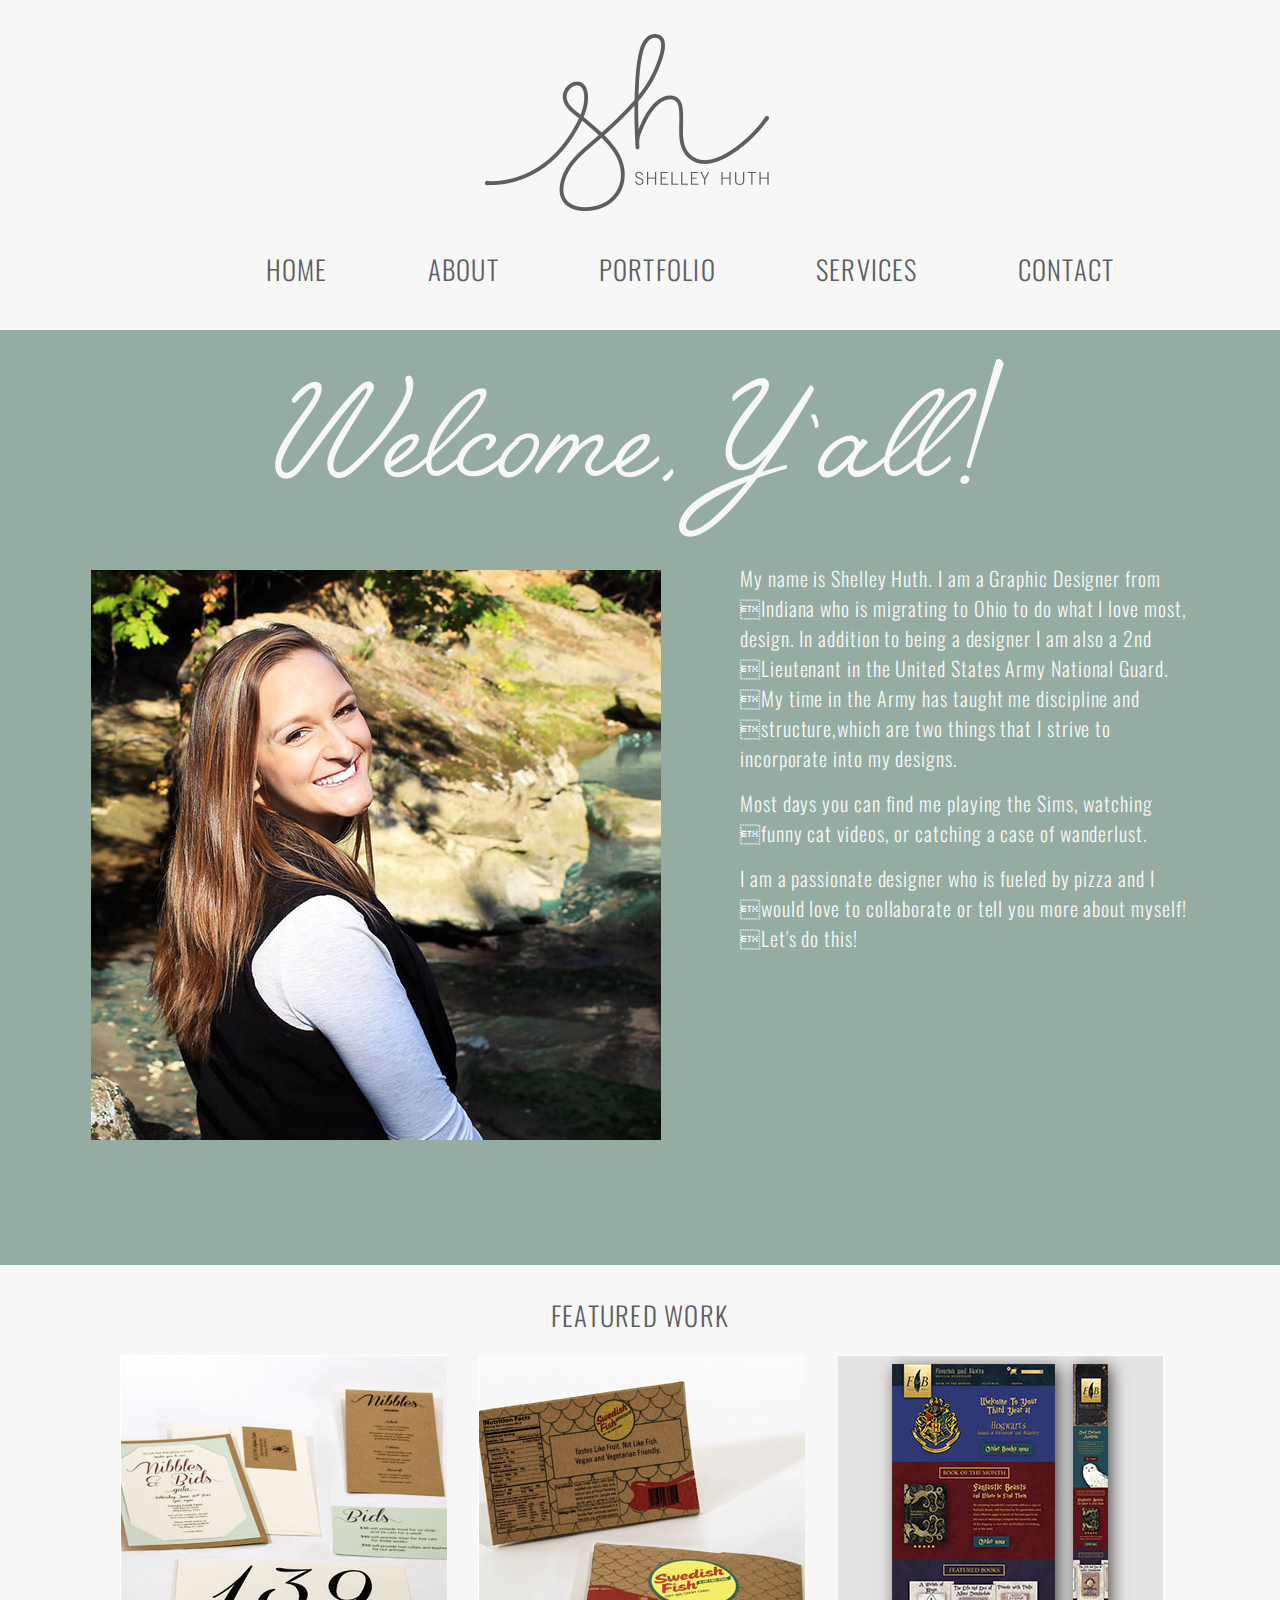
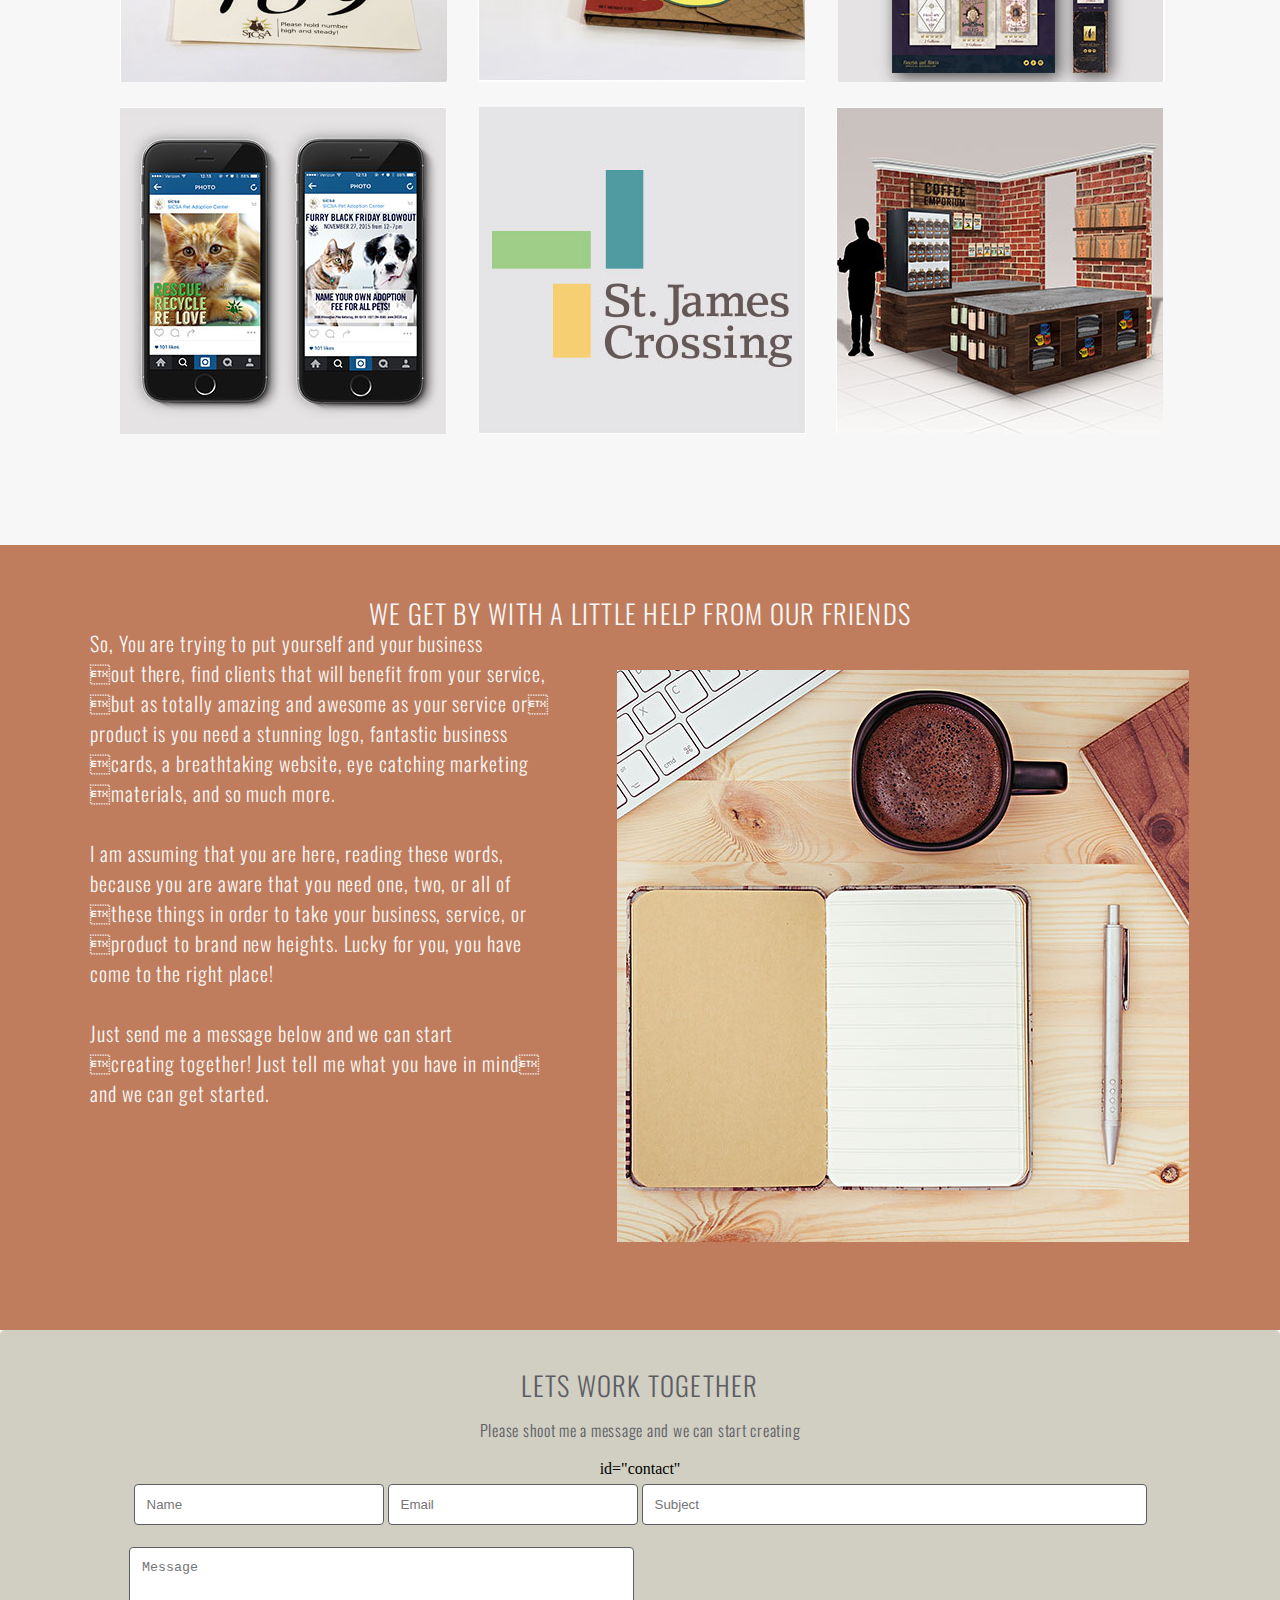
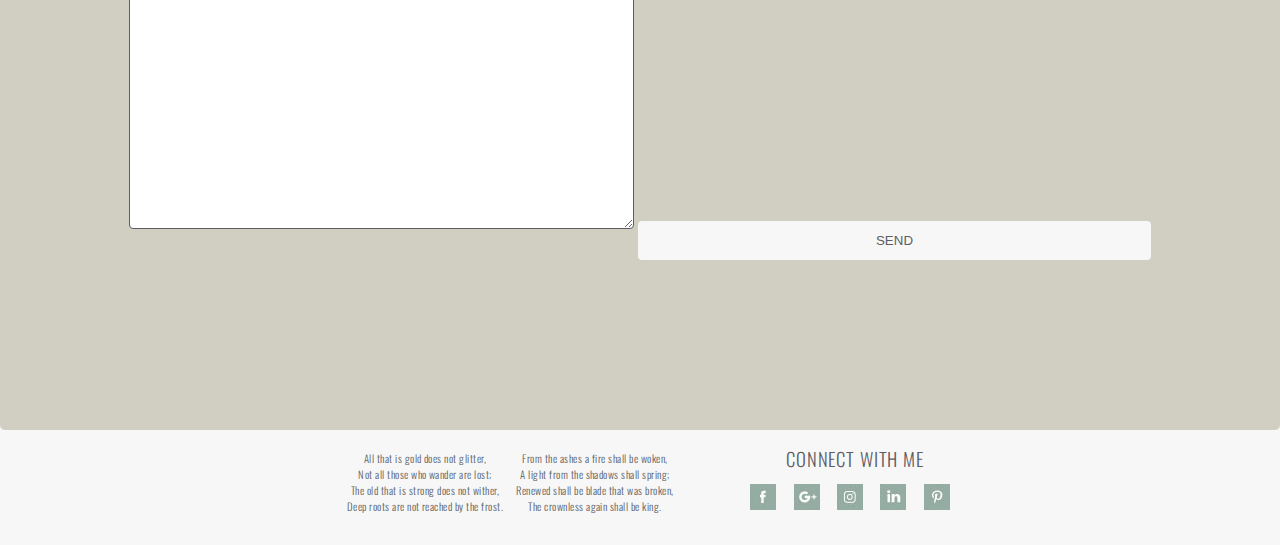
<file: html/index.html>
<!DOCTYPE HTML>
<html>
  <head>
    <meta name="viewport" content="width=device-width, initial-scale=1.0">
    <title>Shelley Huth</title>
    <link rel="stylesheet" type="text/css" href="css/indexstyles.css">
    <link href="https://fonts.googleapis.com/css?family=Oswald:300" rel="stylesheet">
  </head>
  <body>
    <div class="topnav">
      <div class="dropdown">
        <button class="dropbtn"></button>
        <div class="dropdown-content">
          <a href="#logo"><div id="home01"></div></a>
          <a href="#me"><div id="about01"></div></a>
          <a href="#featured"><div id="portfolio01"></div></a>
          <a href="#sketchbook"><div id="services01"></div></a>
          <a href="#connect"><div id="contact01"></div></a>
        </div>
      </div>
      <div id="logo"></div>
      <div class="navigation">
        <ul>
          <li><a href="#logo">HOME</a></li>
          <li><a href="#me">ABOUT</a></li>
          <li><a href="#featured">PORTFOLIO</a></li>
          <li><a href="#sketchbook">SERVICES</a></li>
          <li><a href="#connect">CONTACT</a></li>
        </ul>
      </div>
    </div>
    <div class="about">
      <div id="box01">
        <div id="me"></div>
        <div id="welcome"></div>
        <div id="textbox01">
          <p>My name is Shelley Huth. I am a Graphic Designer from<br>
            Indiana who is migrating to Ohio to do what I love most,<br>
            design. In addition to being a designer I am also a 2nd<br>
            Lieutenant in the United States Army National Guard.<br>
            My time in the Army has taught me discipline and<br>
            structure,which are two things that I strive to <br>
            incorporate into my designs.</p>
          <p>Most days you can find me playing the Sims, watching<br>
            funny cat videos, or catching a case of wanderlust.</p>
          <p>I am a passionate designer who is fueled by pizza and I<br>
            would love to collaborate or tell you more about myself!<br>
            Let&prime;s do this!</p>
        </div>
      </div>
    </div>
    <div class="portfolio">
      <div id="box02">
        <div id="featured">
          <h1>FEATURED WORK</h1>
        </div>
        <a href="print.html"><div id="print"></div></a>
        <a href="packaging.html"><div id="packaging"></div></a>
        <a href="web.html"><div id="web"></div></a>
        <a href="social.html"><div id="social"></div></a>
        <a href="branding.html"><div id="branding"></div></a>
        <a href="other.html"><div id="other"></div></a>
      </div>
    </div>
    <div class="services">
      <div id="box03">
        <div id="sketchbook"></div>
        <div id="getby">
          <h1>WE GET BY WITH A LITTLE HELP FROM OUR FRIENDS</h1>
        </div>
        <div id="textbox02">
          <p>So, You are trying to put yourself and your business<br>
            out there, find clients that will benefit from your service,<br>
            but as totally amazing and awesome as your service or<br>
            product is you need a stunning logo, fantastic business<br>
            cards, a breathtaking website, eye catching marketing<br>
            materials, and so much more.</p>
          <p>I am assuming that you are here, reading these words,<br>
            because you are aware that you need one, two, or all of<br>
            these things in order to take your business, service, or<br>
            product to brand new heights. Lucky for you, you have <br>
            come to the right place!</p>
          <p>Just send me a message below and we can start<br>
            creating together! Just tell me what you have in mind<br>
            and we can get started.</p>
        </div>
      </div>
    </div>
    <div class="contact">
      <div id="together">
        <h1>LETS WORK TOGETHER</h1>
      </div>
      <div id="sendmessage">
        <p>Please shoot me a message and we can start creating</p>
      </div>
      <div> id="contact"
          <form action="mailto:shelley.huth@gmail.com">
            <input type="text" id="name" name="name" placeholder="Name">
            <input type="text" id="email" name="email" placeholder="Email">
            <input type="text" id="subject" name="subject" placeholder="Subject">
            <textarea id="message" name="message" placeholder="Message"></textarea>
            <input type="submit" value="SEND">
          </form>
      </div>
    </div>
    <div class="footer">
      <div id="connect">
        <h1>CONNECT WITH ME</h1>
      </div>
      <div id="socialmedia">
        <a href="https://www.facebook.com/shelley.huth"><div id="facebook"></div></a>
        <a href="https://plus.google.com/u/0/+ShelleyHuth"><div id="googleplus"></div></a>
        <a href="https://www.instagram.com/shuth793/"><div id="instagram"></div></a>
        <a href="https://www.linkedin.com/in/shelleyhuth/"><div id="linkedin"></div></a>
        <a href="https://www.pinterest.com/huths1/"><div id="pinterest"></div></a>
      </div>
      <div id="poem">
        <div id="left">
          <p>All that is gold does not glitter,<br>
            Not all those who wander are lost;<br>
            The old that is strong does not wither,<br>
            Deep roots are not reached by the frost.</p>
        </div>
        <div id="right">
          <p>From the ashes a fire shall be woken,<br>
            A light from the shadows shall spring;<br>
            Renewed shall be blade that was broken,<br>
            The crownless again shall be king.</p>
          </div>
        </div>
      </div>
   </body>
</html>
</file>
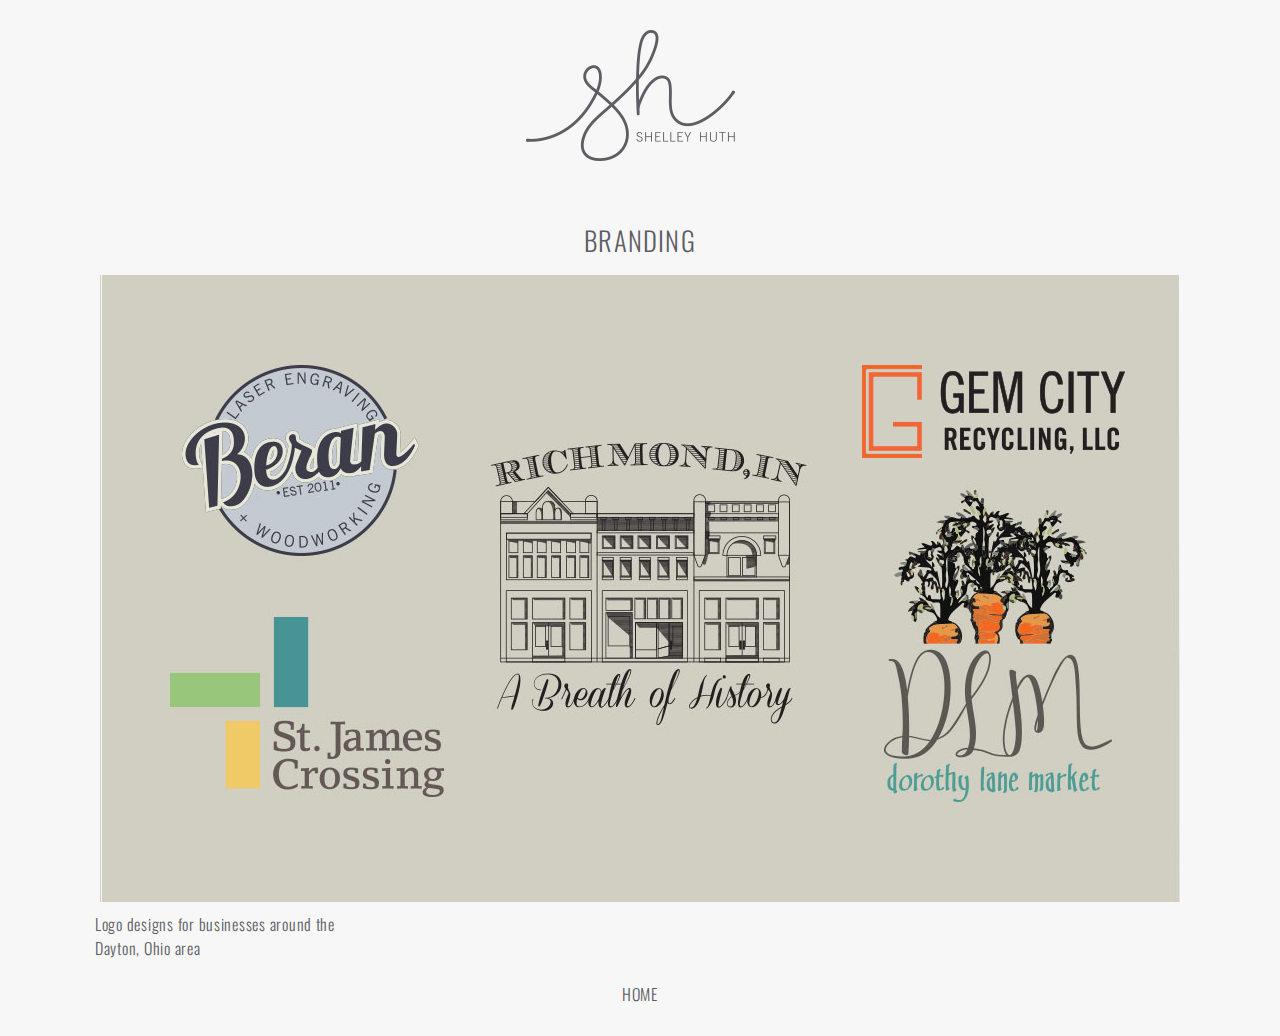
<file: html/branding.html>
<!DOCTYPE HTML>
<html>
  <head>
    <meta name="viewport" content="width=device-width, initial-scale=1.0">
    <title>Shelley Huth</title>
    <link rel="stylesheet" type="text/css" href="css/brandingstyles.css">
    <link href="https://fonts.googleapis.com/css?family=Oswald:300" rel="stylesheet">
  </head>
  <body>
    <div class="topnav">
      <div id="logo"></div>
    </div>
    <div class="branding">
      <div id="textbox01">
        <div id="brandingwork">
          <h1>BRANDING</h1>
        </div>
      </div>
      <div id="work"></div>
      <div id="textbox02">
        <p>Logo designs for businesses around the<br>Dayton, Ohio area</p>
      </div>
      <div id="textbox03">
        <div id="home">
          <a href="index.html"><h1>HOME</h1></a>
        </div>
      </div>
    </div>
  </body>
</html>
</file>
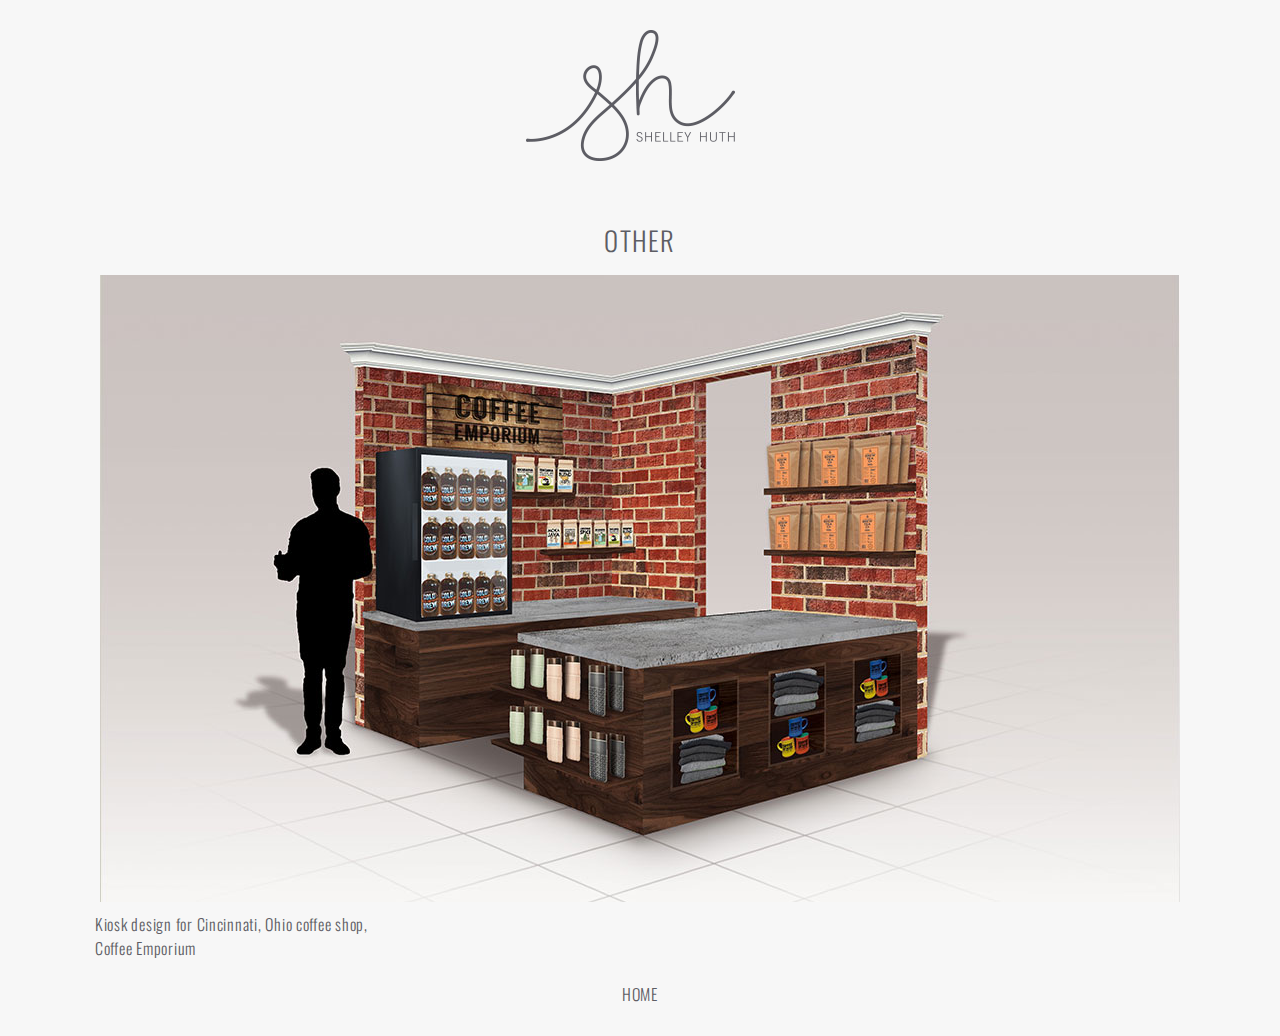
<file: html/other.html>
<!DOCTYPE HTML>
<html>
  <head>
    <meta name="viewport" content="width=device-width, initial-scale=1.0">
    <title>Shelley Huth</title>
    <link rel="stylesheet" type="text/css" href="css/otherstyles.css">
    <link href="https://fonts.googleapis.com/css?family=Oswald:300" rel="stylesheet">
  </head>
  <body>
    <div class="topnav">
      <div id="logo"></div>
    </div>
    <div class="other">
      <div id="textbox01">
        <div id="otherwork">
          <h1>OTHER</h1>
        </div>
      </div>
      <div id="work"></div>
      <div id="textbox02">
        <p>Kiosk design for Cincinnati, Ohio coffee shop,<br>Coffee Emporium</p>
      </div>
      <div id="textbox03">
        <div id="home">
          <a href="index.html"><h1>HOME</h1></a>
        </div>
      </div>
    </div>
  </body>
</html>
</file>
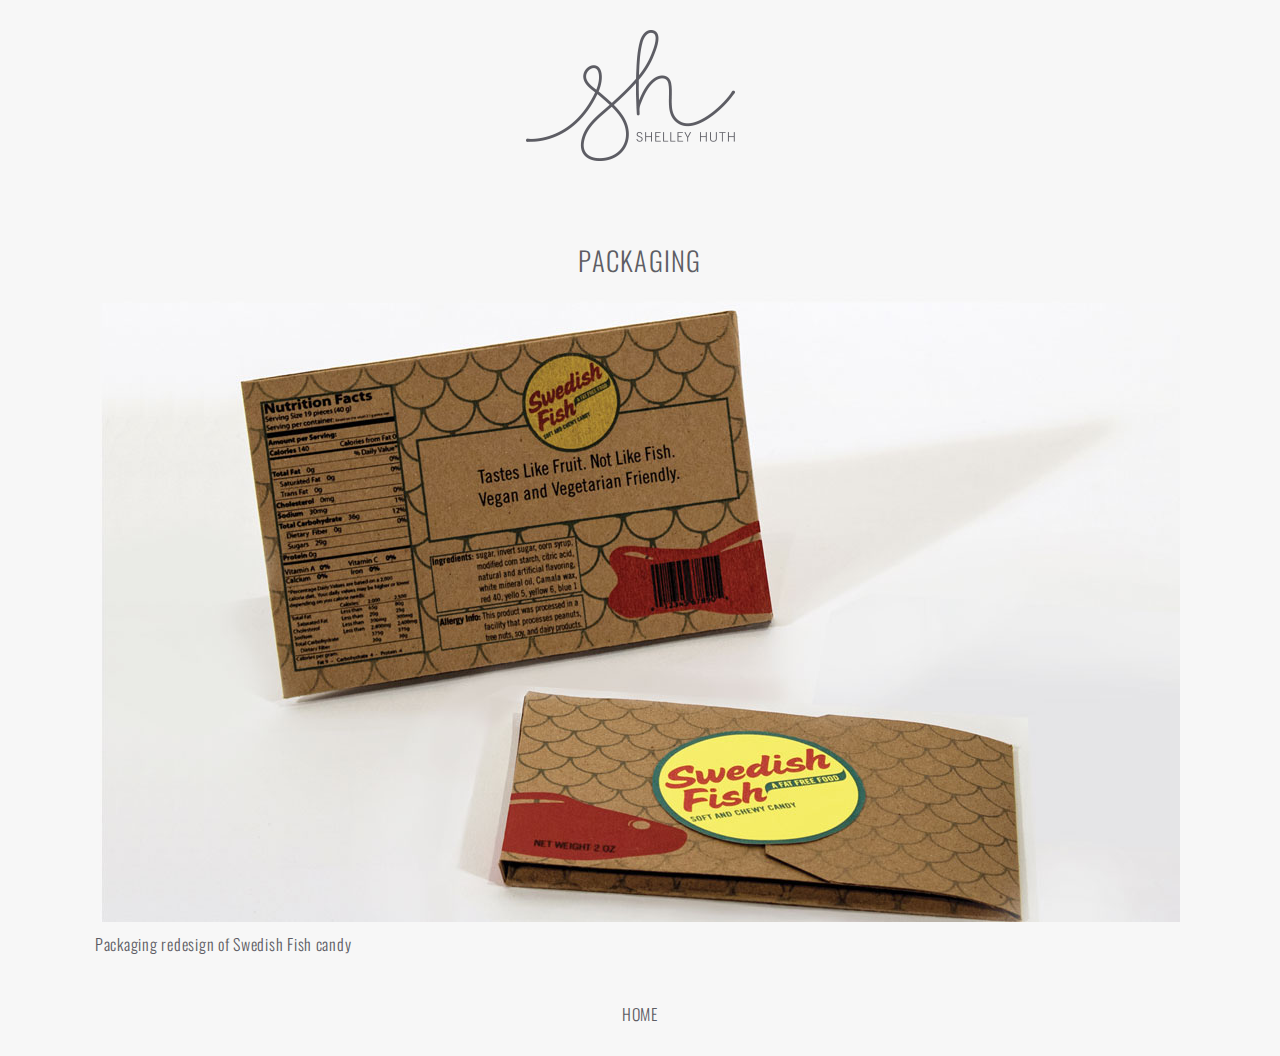
<file: html/packaging.html>
<!DOCTYPE HTML>
<html>
  <head>
    <meta name="viewport" content="width=device-width, initial-scale=1.0">
    <title>Shelley Huth</title>
    <link rel="stylesheet" type="text/css" href="css/packagingstyles.css">
    <link href="https://fonts.googleapis.com/css?family=Oswald:300" rel="stylesheet">
  </head>
  <body>
    <div class="topnav">
      <div id="logo"></div>
    </div>
    <div class="packaging">
      <div id="textbox01">
        <div id="packagingwork">
          <h1>PACKAGING</h1>
        </div>
      </div>
      <div id="work"></div>
      <div id="textbox02">
        <p>Packaging redesign of Swedish Fish candy</p>
      </div>
      <div id="textbox03">
        <div id="home">
          <a href="index.html"><h1>HOME</h1></a>
        </div>
      </div>
    </div>
  </body>
</html>
</file>
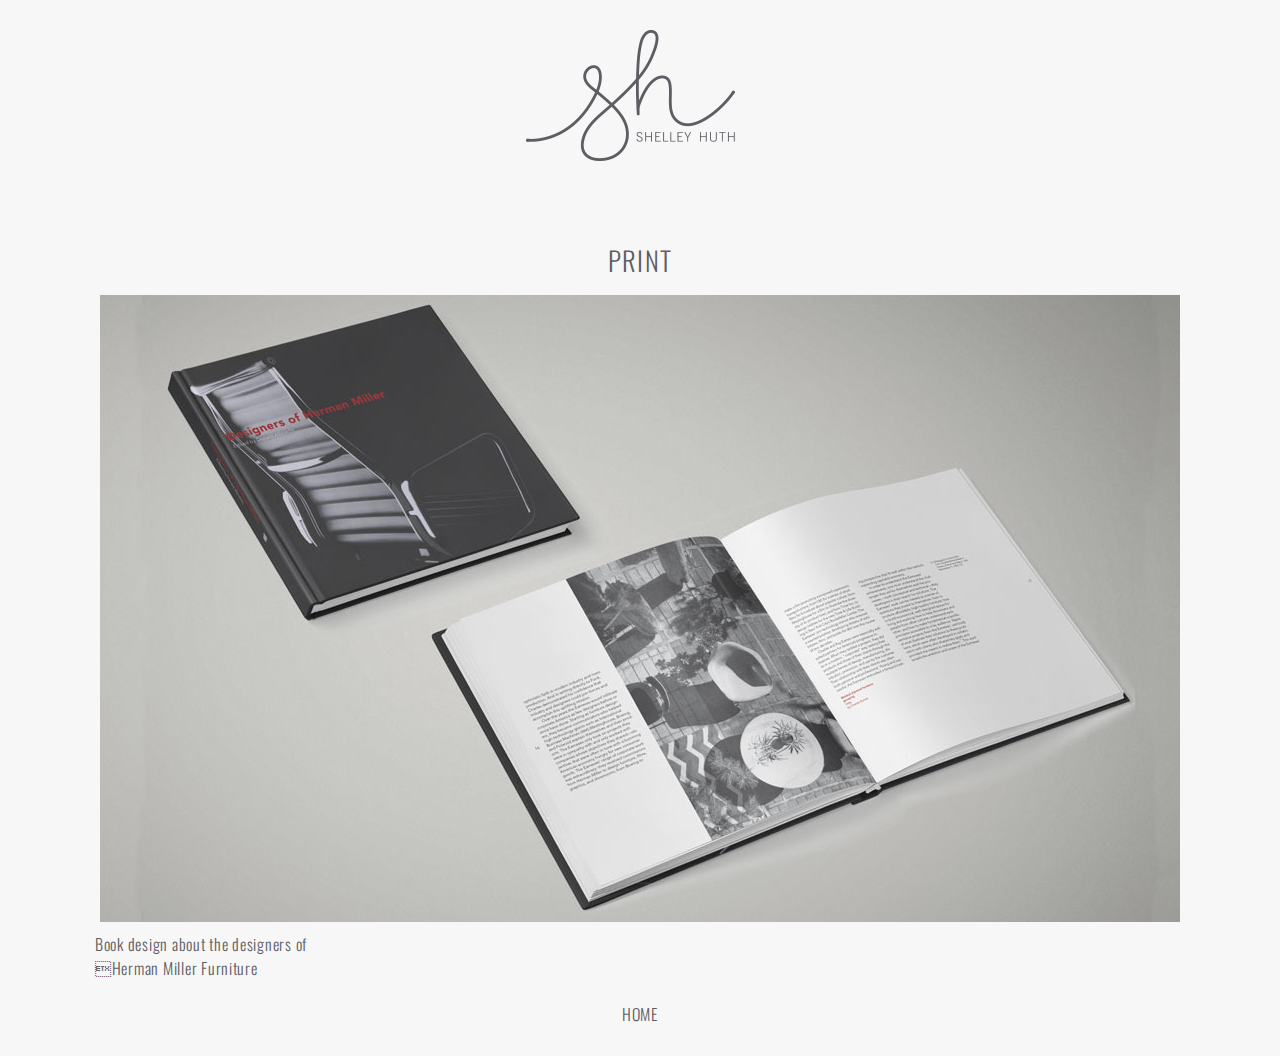
<file: html/print.html>
<!DOCTYPE HTML>
<html>
  <head>
    <meta name="viewport" content="width=device-width, initial-scale=1.0">
    <title>Shelley Huth</title>
    <link rel="stylesheet" type="text/css" href="css/printstyles.css">
    <link href="https://fonts.googleapis.com/css?family=Oswald:300" rel="stylesheet">
  </head>
  <body>
    <div class="topnav">
      <div id="logo"></div>
    </div>
    <div class="print">
      <div id="textbox01">
        <div id="printwork">
          <h1>PRINT</h1>
        </div>
      </div>
      <div id="work"></div>
      <div id="textbox02">
        <p>Book design about the designers of<br>
          Herman Miller Furniture</p>
      </div>
      <div id="textbox03">
        <div id="home">
          <a href="index.html"><h1>HOME</h1></a>
        </div>
      </div>
    </div>
  </body>
</html>
</file>
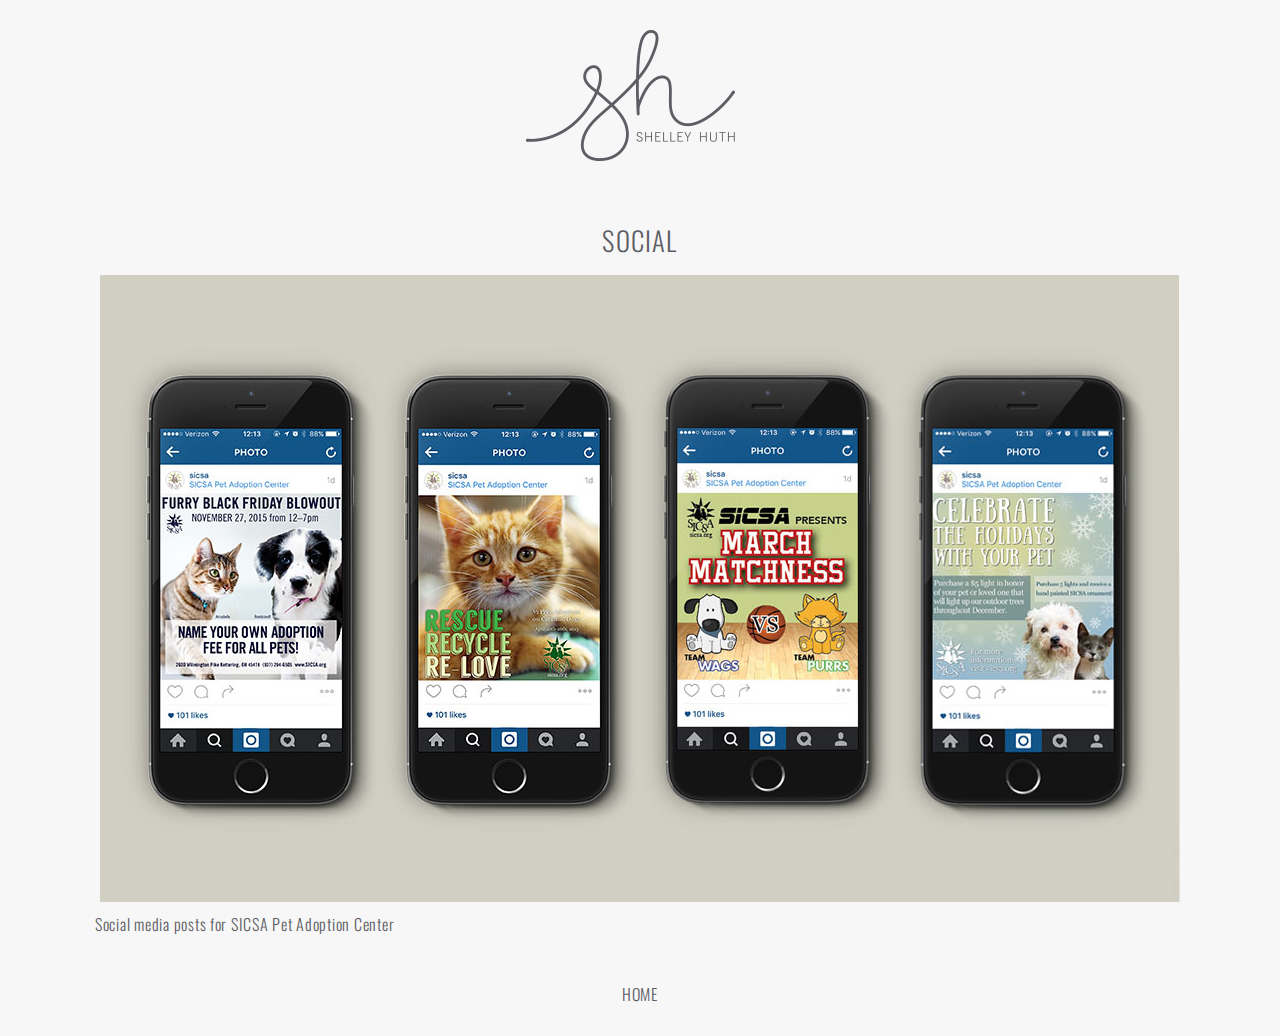
<file: html/social.html>
<!DOCTYPE HTML>
<html>
  <head>
    <meta name="viewport" content="width=device-width, initial-scale=1.0">
    <title>Shelley Huth</title>
    <link rel="stylesheet" type="text/css" href="css/socialstyles.css">
    <link href="https://fonts.googleapis.com/css?family=Oswald:300" rel="stylesheet">
  </head>
  <body>
    <div class="topnav">
      <div id="logo"></div>
    </div>
    <div class="social">
      <div id="textbox01">
        <div id="socialwork">
          <h1>SOCIAL</h1>
        </div>
      </div>
      <div id="work"></div>
      <div id="textbox02">
        <p>Social media posts for SICSA Pet Adoption Center</p>
      </div>
      <div id="textbox03">
        <div id="home">
          <a href="index.html"><h1>HOME</h1></a>
        </div>
      </div>
    </div>
  </body>
</html>
</file>
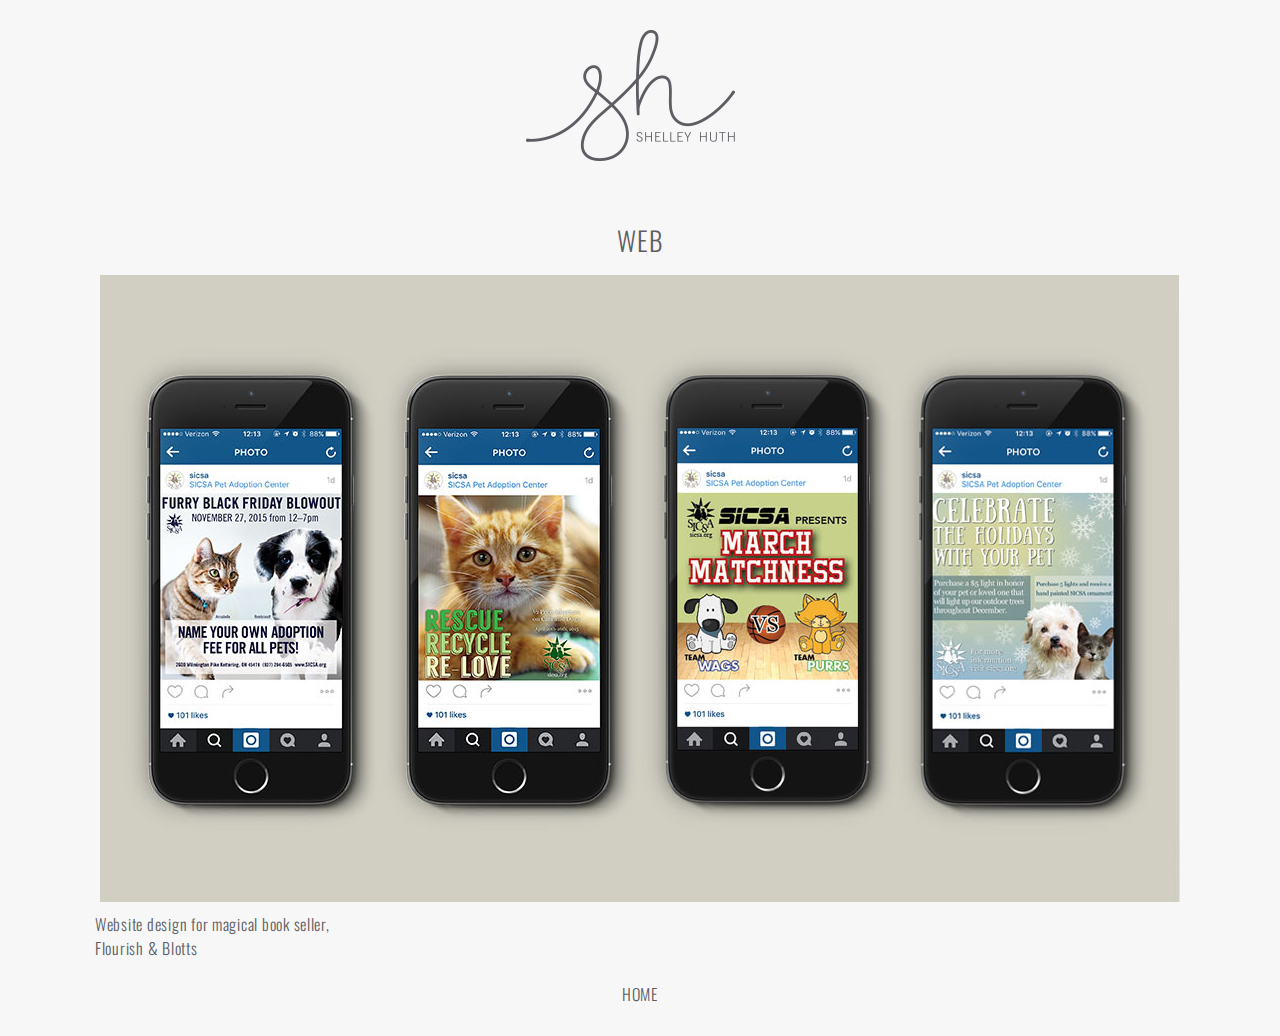
<file: html/web.html>
<!DOCTYPE HTML>
<html>
  <head>
    <meta name="viewport" content="width=device-width, initial-scale=1.0">
    <title>Shelley Huth</title>
    <link rel="stylesheet" type="text/css" href="css/webstyles.css">
    <link href="https://fonts.googleapis.com/css?family=Oswald:300" rel="stylesheet">
  </head>
  <body>
    <div class="topnav">
      <div id="logo"></div>
    </div>
    <div class="web">
      <div id="textbox01">
        <div id="webwork">
          <h1>WEB</h1>
        </div>
      </div>
      <div id="work"></div>
      <div id="textbox02">
        <p>Website design for magical book seller,<br>Flourish &amp; Blotts</p>
      </div>
      <div id="textbox03">
        <div id="home">
          <a href="index.html"><h1>HOME</h1></a>
        </div>
      </div>
    </div>
  </body>
</html>
</file>
<file: html/css/indexstyles.css>
/* ======================================================================== */
/* ===================== STYLES FOR MOBILE DEVICE ========================= */
/* ======================================================================== */

  a, p, h1, h2, h3, ul, ol, li, img{
    margin: 0;
    padding: 0;
  }

  ul, ol, li{
    list-style: none;
  }

  body{
    background-color: #f7f7f7;
    margin: 0;
  }

  /* TOP NAVIGATION */

  .topnav{
    width: 350px;
    height: 200px;
    margin-left: auto;
    margin-right: auto;
  }

  .dropbtn {
    background: url("../img/dropdown.png") no-repeat;
    width: 24px;
    height: 18px;
    border: none;
    cursor: pointer;
  }

.dropdown {
    background: url("../img/dropdown.png") no-repeat;
    width: 24px;
    height: 18px;
    position: relative;
    margin-top: -15px;
    margin-left: -15px;
    display: inline-block;
    /*position: fixed;*//*This was declared a second time above is relative...Cant have two positions*/
    z-index: 99;
}

  .dropdown-content {
      display: none;
      position: absolute;
      z-index: 1;
  }

  .dropdown-content:hover {
    cursor: pointer;
  }

  .dropdown:hover .dropdown-content {
      display: block;
  }

  .dropdown:hover .dropbtn {
      display: none;
  }

  .navigation{
    display: none;
  }

  #home01{
    background: url("../img/home01.png") no-repeat;
    width: 65px;
    height: 24px;
  }

  #home01:hover{
    background: url("../img/homehover01.png") no-repeat;
    width: 65px;
    height: 24px;
  }

  #about01{
    background: url("../img/about01.png") no-repeat;
    width: 65px;
    height: 24px;
  }

  #about01:hover{
    background: url("../img/abouthover01.png") no-repeat;
    width: 65px;
    height: 24px;
  }

  #portfolio01{
    background: url("../img/portfolio01.png") no-repeat;
    width: 65px;
    height: 24px;
  }

  #portfolio01:hover{
    background: url("../img/portfoliohover01.png") no-repeat;
    width: 65px;
    height: 24px;
  }

  #services01{
    background: url("../img/services01.png") no-repeat;
    width: 65px;
    height: 24px;
  }

  #services01:hover{
    background: url("../img/serviceshover01.png") no-repeat;
    width: 65px;
    height: 24px;
  }

  #contact01{
    background: url("../img/contact01.png") no-repeat;
    width: 65px;
    height: 24px;
  }

  #contact01:hover{
    background: url("../img/contacthover01.png") no-repeat;
    width: 65px;
    height: 24px;
  }

  #logo{
    background: url("../img/logoheader01.png") no-repeat;
    width: 209px;
    height: 131px;
    display: block;
    margin-top: 30px;
    margin-left: auto;
    margin-right: auto;
    padding-right: 20px;
  }

  /* ABOUT SECTION */

  .about{
    background-color: #94aca2;
    height: 750px;
    width: 100%;
    padding-top: 35px;
    margin-left: auto;
    margin-right: auto;
    position: relative;
  }

  #me{
    background: url("../img/me01.png") no-repeat;
    width: 141px;
    height: 140px;
    margin-left: auto;
    margin-right: auto;
    position: relative;
  }

  #welcome{
    background: url("../img/welcome01.png") no-repeat;
    width: 212px;
    height: 149px;
    margin-top: 30px;
    margin-left: auto;
    margin-right: auto;
    position: relative;
  }

  #textbox01{
    width: 350px;
    height: 282px;
    margin-left: auto;
    margin-right: auto;
    position: relative;
  }

  .about p{
    font-family: 'Oswald', sans-serif;
    font-size: 12pt;
    letter-spacing: 0.046em;
    color: #f7f7f7;
    font-weight: 300;
    text-decoration: none;
    margin-top: 30px;
  }

  /* PORTFOLIO */

  .portfolio{
    width: 350px;
    height: 525px;
    margin-left: auto;
    margin-right: auto;
    position: relative;
  }

  #featured{
    width: 135px;
    height: 20px;
    margin-left: auto;
    margin-right: auto;
    position: relative;
    padding-bottom: 25px;
  }

  #featured h1{
    font-family: 'Oswald', sans-serif;
    font-size: 14pt;
    letter-spacing: 0.046em;
    color: #5d5d64;
    font-weight: 300;
    text-decoration: none;
    margin-top: 30px;
    text-align: center;
  }

  #print{
    background: url("../img/print01.jpg") no-repeat;
    width: 131px;
    height: 131px;
    margin-top: 5px;
    margin-left: 30px;
    float: left;
  }

  #print:hover{
    background: url("../img/hover_print01.jpg") no-repeat;
    width: 131px;
    height: 131px;
  }

  #packaging{
    background: url("../img/packaging01.jpg") no-repeat;
    width: 131px;
    height: 131px;
    margin-top: 5px;
    margin-right: 30px;
    float: right;
  }

  #packaging:hover{
    background: url("../img/hover_packaging01.jpg") no-repeat;
    width: 131px;
    height: 131px;
  }

  #web{
    background: url("../img/web01.jpg") no-repeat;
    width: 131px;
    height: 131px;
    margin-top: 25px;
    margin-left: 30px;
    float: left;
  }

  #web:hover{
    background: url("../img/hover_web01.jpg") no-repeat;
    width: 131px;
    height: 131px;
  }

  #social{
    background: url("../img/social01.jpg") no-repeat;
    width: 131px;
    height: 131px;
    margin-top: 25px;
    margin-right: 30px;
    float: right;
  }

  #social:hover{
    background: url("../img/hover_social01.jpg") no-repeat;
    width: 131px;
    height: 131px;
  }

  #branding{
    background: url("../img/branding01.jpg") no-repeat;
    width: 131px;
    height: 131px;
    margin-top: 25px;
    margin-left: 30px;
    float: left;
  }

  #branding:hover{
    background: url("../img/hover_branding01.jpg") no-repeat;
    width: 131px;
    height: 131px;
  }

  #other{
    background: url("../img/other01.jpg") no-repeat;
    width: 131px;
    height: 131px;
    margin-top: 25px;
    margin-right: 30px;
    float: right;
  }

  #other:hover{
    background: url("../img/hover_other01.jpg") no-repeat;
    width: 131px;
    height: 131px;
  }

  /* SERVICES */

  .services{
    background-color: #c07d5d;
    width: 100%;
    height: 690px;
    padding-top: 35px;
    margin-left: auto;
    margin-right: auto;
    position: relative;
  }

  #sketchbook{
    background: url("../img/sketchbook01.png") no-repeat;
    width: 141px;
    height: 141px;
    margin-left: auto;
    margin-right: auto;
    position: relative;
  }

  #getby{
    width: 200px;
    height: 36px;
    margin-top: 35px;
    margin-left: auto;
    margin-right: auto;
    position: relative;
    padding-bottom: 10PX;
  }

  #getby h1{
    font-family: 'Oswald', sans-serif;
    font-size: 14pt;
    letter-spacing: 0.046em;
    color: #f7f7f7;
    font-weight: 300;
    text-decoration: none;
    margin-top: 30px;
    text-align: center;
  }

  #textbox02{
    width: 350px;
    height: 297px;
    margin-left: auto;
    margin-right: auto;
    position: relative;
  }

  .services p{
    font-family: 'Oswald', sans-serif;
    font-size: 12pt;
    letter-spacing: 0.046em;
    color: #f7f7f7;
    font-weight: 300;
    text-decoration: none;
    margin-top: 30px;
  }

  /* CONTACT */

  /* Style inputs with type="text", select elements and textareas */
  input[type=text], select, textarea {
    width: 100%; /* Full width */
    padding: 12px; /* Some padding */
    border: 1px solid #5d5d64; /* Gray border */
    border-radius: 4px; /* Rounded borders */
    box-sizing: border-box; /* Make sure that padding and width stays in place */
    margin-top: 6px; /* Add a top margin */
    margin-bottom: 16px; /* Bottom margin */
    resize: vertical; /* Allow the user to vertically resize the textarea (not horizontally) */
    color: #5d5d64;
  }

  /* Style the submit button with a specific background color etc */
  input[type=submit] {
    background-color: #f7f7f7;
    color: #5d5d64;
    padding: 12px 135px;
    border: none;
    border-radius: 4px;
    cursor: pointer;
  }

  /* When moving the mouse over the submit button, add a darker green color */
  input[type=submit]:hover {
    background-color: #94aca2;
  }

  /* Add a background color and some padding around the form */
  .contact {
    border-radius: 5px;
    background-color: #d0cfc2;
    padding-top: 20px;
    width: 100%;
    height: 500px;
    text-align: center;
  }

  #together{
    width: 180px;
    height: 15px;
    margin-left: auto;
    margin-right: auto;
    position: relative;
    padding-bottom: 10px;
  }

  #together h1{
    font-family: 'Oswald', sans-serif;
    font-size: 14pt;
    letter-spacing: 0.046em;
    color: #5d5d64;
    font-weight: 300;
    text-decoration: none;
    text-align: center;
  }

  #sendmessage{
    width: 195px;
    height: 30px;
    margin-top: 15px;
    margin-left: auto;
    margin-right: auto;
    position: relative;
    padding-bottom: 10px;
  }

  #sendmessage p{
    font-family: 'Oswald', sans-serif;
    font-size: 12pt;
    letter-spacing: 0.046em;
    line-height: 20px;
    color: #5d5d64;
    font-weight: 300;
    text-decoration: none;
    text-align: center;
  }

  #contact{
    height: 430px;
    width: 350px;
    margin-top: 15px;
    margin-left: auto;
    margin-right: auto;
    position: relative;
  }

  #name{
    width: 300px;
  }

  #email{
    width: 300px;
  }

  #subject{
    width: 300px;
  }

  #message{
    width: 300px;
    height: 135px;
  }

  /* FOOTER */

  .footer{
    width: 350px;
    height: 190px;
    margin-left: auto;
    padding-top: 35px;
    margin-right: auto;
    position: relative;
  }

  #connect{
    width: 140px;
    height: 14px;
    margin-left: auto;
    margin-right: auto;
    position: relative;
    padding-bottom: 30px
  }

  #connect h1{
    font-family: 'Oswald', sans-serif;
    font-size: 14pt;
    letter-spacing: 0.046em;
    color: #5d5d64;
    font-weight: 300;
    text-decoration: none;
    text-align: center;
  }

  #socialmedia{
    width: 200px;
    height: 26px;
    margin-top: 25px;
    margin-left: auto;
    margin-right: auto;
    position: relative;
  }

  #facebook{
    background: url("../img/facebook01.jpg") no-repeat;
    width: 26px;
    height: 26px;
    float: left;
  }

  #googleplus{
    background: url("../img/googleplus01.jpg") no-repeat;
    width: 26px;
    height: 26px;
    margin-top: -26px;
    margin-left: 44px;
  }

  #instagram{
    background: url("../img/instagram01.jpg") no-repeat;
    width: 26px;
    height: 26px;
    margin-top: -26px;
    margin-left: 87px;
  }

  #linkedin{
    background: url("../img/linkedin01.jpg") no-repeat;
    width: 26px;
    height: 26px;
    margin-top: -26px;
    margin-left: 130px;
  }

  #pinterest{
    background: url("../img/pinterest01.jpg") no-repeat;
    width: 26px;
    height: 26px;
    margin-top: -26px;
    float: right;
  }

  #poem{
    width: 340px;
    height: 54px;
    margin-top: 25px;
    margin-left: auto;
    margin-right: auto;
    position: relative;
  }

  #left{
    width: 170px;
    height: 50px;
    float: left;
  }

  #left p{
    font-family: 'Oswald', sans-serif;
    font-size: 8pt;
    letter-spacing: 0.046em;
    color: #5d5d64;
    font-weight: 300;
    text-decoration: none;
    text-align: center;
  }

  #right{
    width: 170px;
    height: 50px;
    float: right;
  }

  #right p{
    font-family: 'Oswald', sans-serif;
    font-size: 8pt;
    letter-spacing: 0.046em;
    color: #5d5d64;
    font-weight: 300;
    text-decoration: none;
    text-align: center;
  }

/* ======================================================================== */
/* ===================== STYLES FOR TABLET DEVICE ========================= */
/* ======================================================================== */
@media only screen and (min-width: 1024px) {
  a, p, h1, h2, h3, ul, ol, li, img{
    margin: 0;
    padding: 0;
  }

  ul, ol, li{
    list-style: none;
  }

  body{
    background-color: #f7f7f7;
    margin: 0;
  }

  /* TOP NAVIGATION */

  .topnav{
    width: 1024px;
    height: 180px;
    margin-left: auto;
    margin-right: auto;
  }

  .dropbtn {
    background: url("../img/dropdown.png") no-repeat;
    width: 24px;
    height: 18px;
    border: none;
    cursor: pointer;
  }

  .dropdown {
    background: url("../img/dropdown.png") no-repeat;
    width: 24px;
    height: 18px;
    position: relative;
    margin-top: -15px;
    margin-left: -15px;
    display: inline-block;
    position: fixed;
    z-index: 99;
    display: none;
  }

  .dropdown-content {
      display: none;
      position: absolute;
      z-index: 1;
  }

  .dropdown-content:hover {
    cursor: pointer;
  }

  .dropdown:hover .dropdown-content {
      display: block;
  }

  .dropdown:hover .dropbtn {
      display: none;
  }

  .navigation{
    background-color: #f7f7f7;
    height: 12px;
    width: 100%;
    position: relative;
    margin-left: auto;
    margin-right: auto;
    text-align: center;
    display:inline-block;
  }

  .navigation ul {
    display: inline-block;
  }

  .navigation li{
    float: left;
  }

  .navigation li a{
    font-family: 'Oswald', sans-serif;
    font-size: 12pt;
    letter-spacing: 0.046em;
    color: #5d5d64;
    font-weight: 300;
    text-decoration: none;
    text-align: center;
    display: inline;
    padding-left: 100px;
  }

  #home01{
    background: url("../img/home01.png") no-repeat;
    width: 65px;
    height: 24px;
  }

  #home01:hover{
    background: url("../img/homehover01.png") no-repeat;
    width: 65px;
    height: 24px;
  }

  #about01{
    background: url("../img/about01.png") no-repeat;
    width: 65px;
    height: 24px;
  }

  #about01:hover{
    background: url("../img/abouthover01.png") no-repeat;
    width: 65px;
    height: 24px;
  }

  #portfolio01{
    background: url("../img/portfolio01.png") no-repeat;
    width: 65px;
    height: 24px;
  }

  #portfolio01:hover{
    background: url("../img/portfoliohover01.png") no-repeat;
    width: 65px;
    height: 24px;
  }

  #services01{
    background: url("../img/services01.png") no-repeat;
    width: 65px;
    height: 24px;
  }

  #services01:hover{
    background: url("../img/serviceshover01.png") no-repeat;
    width: 65px;
    height: 24px;
  }

  #contact01{
    background: url("../img/contact01.png") no-repeat;
    width: 65px;
    height: 24px;
  }

  #contact01:hover{
    background: url("../img/contacthover01.png") no-repeat;
    width: 65px;
    height: 24px;
  }

  #logo{
    background: url("../img/logoheader01.png") no-repeat;
    width: 209px;
    height: 131px;
    display: block;
    margin-top: 30px;
    margin-left: auto;
    margin-right: auto;
    padding-right: 20px;
    padding-bottom: 25px
  }

  /* ABOUT SECTION */

  .about{
    background-color: #94aca2;
    height: 550px;
    width: 100%;
    padding-top: 35px;
    margin-left: auto;
    margin-right: auto;
    position: relative;
  }

  #box01{
    width: 830px;
    height: 400px;
    margin-left: auto;
    margin-right: auto;
    position: relative;
  }

  #me{
    background: url("../img/me02.jpg") no-repeat;
    width: 391px;
    height: 391px;
    margin-left: 0px;
    margin-top: 130px;
    position: absolute;
  }

  #welcome{
    background: url("../img/welcome02.png") no-repeat;
    width: 494px;
    height: 124px;
    margin-left: auto;
    margin-right: auto;
    margin-top: -20px;
    position: relative;
  }

  #textbox01{
    width: 394px;
    height: 306px;
    margin-left: auto;
    margin-right: 0px;
  }

  .about p{
    font-family: 'Oswald', sans-serif;
    font-size: 12pt;
    letter-spacing: 0.046em;
    color: #f7f7f7;
    font-weight: 300;
    text-decoration: none;
    margin-top: 30px;
  }

  /* PORTFOLIO */

  .portfolio{
    width: 100%;
    height: 650px;
    margin-left: auto;
    margin-right: auto;
    position: relative;
  }

  #box02{
    width: 850px;
    height: 600px;
    margin-left: auto;
    margin-right: auto;
    position: relative;
  }

  #featured{
    width: 200px;
    height: 30px;
    margin-left: auto;
    margin-right: auto;
    position: relative;
    padding-bottom: 25px;
  }

  #featured h1{
    font-family: 'Oswald', sans-serif;
    font-size: 20pt;
    letter-spacing: 0.046em;
    color: #5d5d64;
    font-weight: 300;
    text-decoration: none;
    margin-top: 30px;
    text-align: center;
  }

  #print{
    background: url("../img/print02.jpg") no-repeat;
    width: 247px;
    height: 245px;
    margin-top: 5px;
    float: left;
  }

  #print:hover{
    background: url("../img/hover_print02.jpg") no-repeat;
    width: 247px;
    height: 245px;
  }

  #packaging{
    background: url("../img/packaging02.jpg") no-repeat;
    width: 247px;
    height: 245px;
    margin-top: 5px;
    margin-right: 286px;

  }

  #packaging:hover{
    background: url("../img/hover_packaging02.jpg") no-repeat;
    width: 247px;
    height: 245px;
  }

  #web{
    background: url("../img/web02.jpg") no-repeat;
    width: 247px;
    height: 245px;
    margin-top: -245px;
    margin-left: 30px;
    float: right;
  }

  #web:hover{
    background: url("../img/hover_web02.jpg") no-repeat;
    width: 247px;
    height: 245px;
  }

  #social{
    background: url("../img/social02.jpg") no-repeat;
    width: 247px;
    height: 245px;
    margin-top: 25px;
    margin-left: 30px;
    float: left;
  }

  #social:hover{
    background: url("../img/hover_social02.jpg") no-repeat;
    width: 247px;
    height: 245px;
  }

  #branding{
    background: url("../img/branding02.jpg") no-repeat;
    width: 247px;
    height: 245px;
    margin-top: 25px;
    margin-left: 12px;
  }

  #branding:hover{
    background: url("../img/hover_branding02.jpg") no-repeat;
    width: 247px;
    height: 245px;
  }

  #other{
    background: url("../img/other02.jpg") no-repeat;
    width: 247px;
    height: 245px;
    margin-top: 25px;
    margin-right: 0px;
    float: right;
  }

  #other:hover{
    background: url("../img/hover_other02.jpg") no-repeat;
    width: 247px;
    height: 245px;
  }

  /* SERVICES */

  .services{
    background-color: #c07d5d;
    width: 100%;
    height: 550px;
    padding-top: 35px;
    margin-left: auto;
    margin-right: auto;
    position: relative;
  }

  #box03{
    width: 850px;
    height: 350px;
    margin-top: 35px;
    margin-left: auto;
    margin-right: auto;
    position: relative;
  }

  #sketchbook{
    background: url("../img/sketchbook02.jpg") no-repeat;
    width: 385px;
    height: 385px;
    margin-top: 90px;
    margin-left: auto;
    margin-right: 0;
    position: relative;
  }

  #getby{
    width: 800px;
    height: 30px;
    margin-top: -500px;
    margin-left: auto;
    margin-right: auto;
    position: relative;
  }

  #getby h1{
    font-family: 'Oswald', sans-serif;
    font-size: 20pt;
    letter-spacing: 0.046em;
    color: #f7f7f7;
    font-weight: 300;
    text-decoration: none;
    text-align: center;
  }

  #textbox02{
    width: 415px;
    height: 360px;
    margin-top: -35px;
    float: left;
    position: relative;
  }

  .services p{
    font-family: 'Oswald', sans-serif;
    font-size: 12pt;
    letter-spacing: 0.046em;
    color: #f7f7f7;
    font-weight: 300;
    text-decoration: none;
    margin-top: 30px;
  }

  /* CONTACT */

  /* Style inputs with type="text", select elements and textareas */
  input[type=text], select, textarea {
    width: 100%; /* Full width */
    padding: 12px; /* Some padding */
    border: 1px solid #5d5d64; /* Gray border */
    border-radius: 4px; /* Rounded borders */
    box-sizing: border-box; /* Make sure that padding and width stays in place */
    margin-top: 6px; /* Add a top margin */
    margin-bottom: 16px; /* Bottom margin */
    resize: vertical; /* Allow the user to vertically resize the textarea (not horizontally) */
    color: #5d5d64;
  }

  /* Style the submit button with a specific background color etc */
  input[type=submit] {
    background-color: #f7f7f7;
    color: #5d5d64;
    padding: 12px 238px;
    border: none;
    border-radius: 4px;
    cursor: pointer;
  }

  /* When moving the mouse over the submit button, add a darker green color */
  input[type=submit]:hover {
    background-color: #94aca2;
  }

  /* Add a background color and some padding around the form */
  .contact {
    border-radius: 5px;
    background-color: #d0cfc2;
    padding-top: 20px;
    width: 100%;
    height: 680px;
    text-align: center;
  }

  #together{
    width: 270px;
    height: 20px;
    margin-top: 15px;
    margin-left: auto;
    margin-right: auto;
    position: relative;
    padding-bottom: 10px;
  }

  #together h1{
    font-family: 'Oswald', sans-serif;
    font-size: 20pt;
    letter-spacing: 0.046em;
    color: #5d5d64;
    font-weight: 300;
    text-decoration: none;
    text-align: center;
  }

  #sendmessage{
    width: 395px;
    height: 30px;
    margin-top: 25px;
    margin-left: auto;
    margin-right: auto;
    position: relative;
    padding-bottom: 10px;
  }

  #sendmessage p{
    font-family: 'Oswald', sans-serif;
    font-size: 12pt;
    letter-spacing: 0.046em;
    line-height: 20px;
    color: #5d5d64;
    font-weight: 300;
    text-decoration: none;
    text-align: center;
  }

  #contact{
    height: 465px;
    width: 595px;
    margin-top: 25px;
    margin-left: auto;
    margin-right: auto;
    position: relative;
  }

  #name{
    width: 250px;
  }

  #email{
    width: 250px;
  }

  #subject{
    width: 505px;
  }

  #message{
    width: 505px;
    height: 282px;
  }

  /* FOOTER */

  .footer{
    width: 600px;
    height: 100px;
    margin-left: auto;
    padding-top: 15px;
    margin-right: auto;
    position: relative;
  }

  #connect{
    width: 140px;
    height: 20px;
    margin-right: 15px;
    float: right;
  }

  #connect h1{
    font-family: 'Oswald', sans-serif;
    font-size: 14pt;
    letter-spacing: 0.046em;
    color: #5d5d64;
    font-weight: 300;
    text-decoration: none;
    text-align: center;
  }

  #socialmedia{
    width: 200px;
    height: 26px;
    margin-top: 65px;
    margin-right: -165px;
    float: right;
    position: relative;
  }

  #facebook{
    background: url("../img/facebook01.jpg") no-repeat;
    width: 26px;
    height: 26px;
    margin-top: -26px;
    float: left;
  }

  #googleplus{
    background: url("../img/googleplus01.jpg") no-repeat;
    width: 26px;
    height: 26px;
    margin-top: -26px;
    margin-left: 44px;
  }

  #instagram{
    background: url("../img/instagram01.jpg") no-repeat;
    width: 26px;
    height: 26px;
    margin-top: -26px;
    margin-left: 87px;
  }

  #linkedin{
    background: url("../img/linkedin01.jpg") no-repeat;
    width: 26px;
    height: 26px;
    margin-top: -26px;
    margin-left: 130px;
  }

  #pinterest{
    background: url("../img/pinterest01.jpg") no-repeat;
    width: 26px;
    height: 26px;
    margin-top: -26px;
    float: right;
  }

  #poem{
    width: 340px;
    height: 54px;
    margin-top: 5px;
    float: left;
  }

  #left{
    width: 170px;
    height: 50px;
    float: left;
  }

  #left p{
    font-family: 'Oswald', sans-serif;
    font-size: 8pt;
    letter-spacing: 0.046em;
    color: #5d5d64;
    font-weight: 300;
    text-decoration: none;
    text-align: center;
  }

  #right{
    width: 170px;
    height: 50px;
    float: right;
  }

  #right p{
    font-family: 'Oswald', sans-serif;
    font-size: 8pt;
    letter-spacing: 0.046em;
    color: #5d5d64;
    font-weight: 300;
    text-decoration: none;
    text-align: center;
  }
}

/* ======================================================================== */
/* ===================== STYLES FOR DESKTOP DEVICE ========================= */
/* ======================================================================== */
@media only screen and (min-width: 1200px) {
  a, p, h1, h2, h3, ul, ol, li, img{
    margin: 0;
    padding: 0;
  }

  ul, ol, li{
    list-style: none;
  }

  body{
    background-color: #f7f7f7;
    margin: 0;
  }

  /* TOP NAVIGATION */

  .topnav{
    width: 100%;
    height: 300px;
    margin-left: auto;
    margin-right: auto;
  }

  .dropbtn {
    background: url("../img/dropdown.png") no-repeat;
    width: 24px;
    height: 18px;
    border: none;
    cursor: pointer;
  }

  .dropdown {
    background: url("../img/dropdown.png") no-repeat;
    width: 24px;
    height: 18px;
    position: relative;
    margin-top: -15px;
    margin-left: -15px;
    display: inline-block;
    position: fixed;
    z-index: 99;
    display: none;
  }

  .dropdown-content {
      display: none;
      position: absolute;
      z-index: 1;
  }

  .dropdown-content:hover {
    cursor: pointer;
  }

  .dropdown:hover .dropdown-content {
      display: block;
  }

  .dropdown:hover .dropbtn {
      display: none;
  }

  .navigation{
    background-color: #f7f7f7;
    height: 20px;
    width: 100%;
    position: relative;
    margin-left: auto;
    margin-right: auto;
    text-align: center;
    display:inline-block;
  }

  .navigation ul {
    display: inline-block;
  }

  .navigation li{
    float: left;
  }

  .navigation li a{
    font-family: 'Oswald', sans-serif;
    font-size: 20pt;
    letter-spacing: 0.046em;
    color: #5d5d64;
    font-weight: 300;
    text-decoration: none;
    text-align: center;
    display: inline;
    position: relative;
    margin-left: auto;
    margin-right: auto;
    text-align: center;

  }

  #home01{
    background: url("../img/home01.png") no-repeat;
    width: 65px;
    height: 24px;
  }

  #home01:hover{
    background: url("../img/homehover01.png") no-repeat;
    width: 65px;
    height: 24px;
  }

  #about01{
    background: url("../img/about01.png") no-repeat;
    width: 65px;
    height: 24px;
  }

  #about01:hover{
    background: url("../img/abouthover01.png") no-repeat;
    width: 65px;
    height: 24px;
  }

  #portfolio01{
    background: url("../img/portfolio01.png") no-repeat;
    width: 65px;
    height: 24px;
  }

  #portfolio01:hover{
    background: url("../img/portfoliohover01.png") no-repeat;
    width: 65px;
    height: 24px;
  }

  #services01{
    background: url("../img/services01.png") no-repeat;
    width: 65px;
    height: 24px;
  }

  #services01:hover{
    background: url("../img/serviceshover01.png") no-repeat;
    width: 65px;
    height: 24px;
  }

  #contact01{
    background: url("../img/contact01.png") no-repeat;
    width: 65px;
    height: 24px;
  }

  #contact01:hover{
    background: url("../img/contacthover01.png") no-repeat;
    width: 65px;
    height: 24px;
  }

  #logo{
    background: url("../img/logoheader03.png") no-repeat;
    width: 304px;
    height: 184px;
    display: block;
    margin-top: 30px;
    margin-left: auto;
    margin-right: auto;
    position: inherit;
    padding-bottom: 35px;
  }

  /* ABOUT SECTION */

  .about{
    background-color: #94aca2;
    height: 900px;
    width: 100%;
    padding-top: 35px;
    margin-left: auto;
    margin-right: auto;
    position: relative;
  }

  #box01{
    width: 1100px;
    height: 800px;
    margin-left: auto;
    margin-right: auto;
    position: relative;
  }

  #me{
    background: url("../img/me03.jpg") no-repeat;
    width: 571px;
    height: 571px;
    margin-left: 0px;
    margin-top: 225px;
    position: absolute;
  }

  #welcome{
    background: url("../img/welcome03.png") no-repeat;
    width: 748px;
    height: 203px;
    margin-left: auto;
    margin-right: auto;
    margin-top: -20px;
    position: relative;
  }

  #textbox01{
    width: 450px;
    height: 455px;
    margin-left: auto;
    margin-right: 0px;
  }

  .about p{
    font-family: 'Oswald', sans-serif;
    font-size: 15pt;
    letter-spacing: 0.046em;
    color: #f7f7f7;
    font-weight: 300;
    text-decoration: none;
    margin-top: 15px;
  }

  /* PORTFOLIO */

  .portfolio{
    width: 100%;
    height: 850px;
    margin-left: auto;
    margin-right: auto;
    position: relative;
  }

  #box02{
    width: 1100px;
    height: 780px;
    margin-left: auto;
    margin-right: auto;
    position: relative;
  }

  #featured{
    width: 200px;
    height: 30px;
    margin-left: auto;
    margin-right: auto;
    position: relative;
    padding-bottom: 25px;
  }

  #featured h1{
    font-family: 'Oswald', sans-serif;
    font-size: 20pt;
    letter-spacing: 0.046em;
    color: #5d5d64;
    font-weight: 300;
    text-decoration: none;
    margin-top: 30px;
    text-align: center;
  }

  #print{
    background: url("../img/print03.jpg") no-repeat;
    width: 327px;
    height: 327px;
    margin-top: 5px;
    float: left;
  }

  #print:hover{
    background: url("../img/hover_print03.jpg") no-repeat;
    width: 327px;
    height: 327px;
  }

  #packaging{
    background: url("../img/packaging03.jpg") no-repeat;
    width: 327px;
    height: 327px;
    margin-top: 5px;
    margin-right: 385px;

  }

  #packaging:hover{
    background: url("../img/hover_packaging03.jpg") no-repeat;
    width: 327px;
    height: 327px;
  }

  #web{
    background: url("../img/web03.jpg") no-repeat;
    width: 327px;
    height: 327px;
    margin-top: -327px;
    margin-right: 25px;
    float: right;
  }

  #web:hover{
    background: url("../img/hover_web03.jpg") no-repeat;
    width: 327px;
    height: 327px;
  }

  #social{
    background: url("../img/social03.jpg") no-repeat;
    width: 327px;
    height: 327px;
    margin-top: 25px;
    margin-left: 30px;
    float: left;
  }

  #social:hover{
    background: url("../img/hover_social03.jpg") no-repeat;
    width: 327px;
    height: 327px;
  }

  #branding{
    background: url("../img/branding03.jpg") no-repeat;
    width: 327px;
    height: 327px;
    margin-top: 25px;
    margin-left: 2px;
  }

  #branding:hover{
    background: url("../img/hover_branding03.jpg") no-repeat;
    width: 327px;
    height: 327px;
  }

  #other{
    background: url("../img/other03.jpg") no-repeat;
    width: 327px;
    height: 327px;
    margin-top: 25px;
    margin-right: 27px;
    float: right;
  }

  #other:hover{
    background: url("../img/hover_other03.jpg") no-repeat;
    width: 327px;
    height: 327px;
  }

  /* SERVICES */

  .services{
    background-color: #c07d5d;
    width: 100%;
    height: 750px;
    padding-top: 35px;
    margin-left: auto;
    margin-right: auto;
    position: relative;
  }

  #box03{
    width: 1100px;
    height: 680px;
    margin-top: 35px;
    margin-left: auto;
    margin-right: auto;
    position: relative;
  }

  #sketchbook{
    background: url("../img/sketchbook03.jpg") no-repeat;
    width: 573px;
    height: 573px;
    margin-top: 90px;
    margin-left: auto;
    margin-right: 0;
    position: relative;
  }

  #getby{
    width: 800px;
    height: 30px;
    margin-top: -680px;
    margin-left: auto;
    margin-right: auto;
    position: relative;
  }

  #getby h1{
    font-family: 'Oswald', sans-serif;
    font-size: 20pt;
    letter-spacing: 0.046em;
    color: #f7f7f7;
    font-weight: 300;
    text-decoration: none;
    text-align: center;
  }

  #textbox02{
    width: 500px;
    height: 480px;
    margin-top: -35px;
    float: left;
    position: relative;
  }

  .services p{
    font-family: 'Oswald', sans-serif;
    font-size: 15pt;
    letter-spacing: 0.046em;
    color: #f7f7f7;
    font-weight: 300;
    text-decoration: none;
    margin-top: 30px;
  }

  /* CONTACT */

  /* Style inputs with type="text", select elements and textareas */
  input[type=text], select, textarea {
    width: 100%; /* Full width */
    padding: 12px; /* Some padding */
    border: 1px solid #5d5d64; /* Gray border */
    border-radius: 4px; /* Rounded borders */
    box-sizing: border-box; /* Make sure that padding and width stays in place */
    margin-top: 6px; /* Add a top margin */
    margin-bottom: 16px; /* Bottom margin */
    resize: vertical; /* Allow the user to vertically resize the textarea (not horizontally) */
    color: #5d5d64;
  }

  /* Style the submit button with a specific background color etc */
  input[type=submit] {
    background-color: #f7f7f7;
    color: #5d5d64;
    padding: 12px 238px;
    border: none;
    border-radius: 4px;
    cursor: pointer;
  }

  /* When moving the mouse over the submit button, add a darker green color */
  input[type=submit]:hover {
    background-color: #94aca2;
  }

  /* Add a background color and some padding around the form */
  .contact {
    border-radius: 5px;
    background-color: #d0cfc2;
    padding-top: 20px;
    width: 100%;
    height: 680px;
    text-align: center;
  }

  #together{
    width: 270px;
    height: 20px;
    margin-top: 15px;
    margin-left: auto;
    margin-right: auto;
    position: relative;
    padding-bottom: 10px;
  }

  #together h1{
    font-family: 'Oswald', sans-serif;
    font-size: 20pt;
    letter-spacing: 0.046em;
    color: #5d5d64;
    font-weight: 300;
    text-decoration: none;
    text-align: center;
  }

  #sendmessage{
    width: 395px;
    height: 30px;
    margin-top: 25px;
    margin-left: auto;
    margin-right: auto;
    position: relative;
    padding-bottom: 10px;
  }

  #sendmessage p{
    font-family: 'Oswald', sans-serif;
    font-size: 12pt;
    letter-spacing: 0.046em;
    line-height: 20px;
    color: #5d5d64;
    font-weight: 300;
    text-decoration: none;
    text-align: center;
  }

  #contact{
    height: 465px;
    width: 595px;
    margin-top: 25px;
    margin-left: auto;
    margin-right: auto;
    position: relative;
  }

  #name{
    width: 250px;
  }

  #email{
    width: 250px;
  }

  #subject{
    width: 505px;
  }

  #message{
    width: 505px;
    height: 282px;
  }

  /* FOOTER */

  .footer{
    width: 600px;
    height: 100px;
    margin-left: auto;
    padding-top: 15px;
    margin-right: auto;
    position: relative;
  }

  #connect{
    width: 140px;
    height: 20px;
    margin-right: 15px;
    float: right;
  }

  #connect h1{
    font-family: 'Oswald', sans-serif;
    font-size: 14pt;
    letter-spacing: 0.046em;
    color: #5d5d64;
    font-weight: 300;
    text-decoration: none;
    text-align: center;
  }

  #socialmedia{
    width: 200px;
    height: 26px;
    margin-top: 65px;
    margin-right: -165px;
    float: right;
    position: relative;
  }

  #facebook{
    background: url("../img/facebook01.jpg") no-repeat;
    width: 26px;
    height: 26px;
    margin-top: -26px;
    float: left;
  }

  #googleplus{
    background: url("../img/googleplus01.jpg") no-repeat;
    width: 26px;
    height: 26px;
    margin-top: -26px;
    margin-left: 44px;
  }

  #instagram{
    background: url("../img/instagram01.jpg") no-repeat;
    width: 26px;
    height: 26px;
    margin-top: -26px;
    margin-left: 87px;
  }

  #linkedin{
    background: url("../img/linkedin01.jpg") no-repeat;
    width: 26px;
    height: 26px;
    margin-top: -26px;
    margin-left: 130px;
  }

  #pinterest{
    background: url("../img/pinterest01.jpg") no-repeat;
    width: 26px;
    height: 26px;
    margin-top: -26px;
    float: right;
  }

  #poem{
    width: 340px;
    height: 54px;
    margin-top: 5px;
    float: left;
  }

  #left{
    width: 170px;
    height: 50px;
    float: left;
  }

  #left p{
    font-family: 'Oswald', sans-serif;
    font-size: 8pt;
    letter-spacing: 0.046em;
    color: #5d5d64;
    font-weight: 300;
    text-decoration: none;
    text-align: center;
  }

  #right{
    width: 170px;
    height: 50px;
    float: right;
  }

  #right p{
    font-family: 'Oswald', sans-serif;
    font-size: 8pt;
    letter-spacing: 0.046em;
    color: #5d5d64;
    font-weight: 300;
    text-decoration: none;
    text-align: center;
  }
}
</file>
<file: html/css/brandingstyles.css>
/* ======================================================================== */
/* ===================== STYLES FOR MOBILE DEVICE ========================= */
/* ======================================================================== */

  a, p, h1, h2, h3, ul, ol, li, img{
    margin: 0;
    padding: 0;
  }

  ul, ol, li{
    list-style: none;
  }

  body{
    background-color: #f7f7f7;
    margin: 0;
  }

  /* TOP NAVIGATION */

  .topnav{
    width: 350px;
    height: 200px;
    margin-left: auto;
    margin-right: auto;
  }

  #logo{
    background: url("../img/logoheader01.png") no-repeat;
    width: 209px;
    height: 131px;
    display: block;
    margin-top: 30px;
    margin-left: auto;
    margin-right: auto;
    padding-right: 20px;
  }

  /* PRINT SECTION */

  .web{
    background-color: #f7f7f7;
    height: 500px;
    width: 100%;
    padding-top: 35px;
    margin-left: auto;
    margin-right: auto;
    position: relative;
  }

  #brandingwork{
    width: 135px;
    height: 20px;
    margin-left: auto;
    margin-right: auto;
    position: relative;
    padding-bottom: 25px;
  }

  #brandingwork h1{
    font-family: 'Oswald', sans-serif;
    font-size: 14pt;
    letter-spacing: 0.046em;
    color: #5d5d64;
    font-weight: 300;
    text-decoration: none;
    margin-top: -60px;
    text-align: center;
  }

  #work{
    background: url("../img/brandingwork01.jpg") no-repeat;
    width: 279px;
    height: 368px;
    display: block;
    margin-left: auto;
    margin-right: auto;
  }

  #textbox02{
    width: 350px;
    height: 40px;
    margin-left: auto;
    margin-right: auto;
    position: relative;
    padding-left: 60px;
  }

  #textbox02 p{
    font-family: 'Oswald', sans-serif;
    font-size: 12pt;
    letter-spacing: 0.046em;
    color: #5d5d64;
    font-weight: 300;
    text-decoration: none;
    margin-top: 10px;
  }

  #textbox03{
    width: 350px;
    height: 20px;
    margin-left: auto;
    margin-right: auto;
    position: relative;
    padding-left: 60px;
  }

  #textbox03 h1{
    font-family: 'Oswald', sans-serif;
    font-size: 12pt;
    letter-spacing: 0.046em;
    color: #5d5d64;
    font-weight: 300;
    text-decoration: none;
    margin-top: 30px;
    text-align: center;
    margin-left: -60px;
  }

  a:link {
    text-decoration: none;
  }

/* ======================================================================== */
/* ===================== STYLES FOR TABLET DEVICE ========================= */
/* ======================================================================== */
@media only screen and (min-width: 1024px) {
  a, p, h1, h2, h3, ul, ol, li, img{
    margin: 0;
    padding: 0;
  }

  ul, ol, li{
    list-style: none;
  }

  body{
    background-color: #f7f7f7;
    margin: 0;
  }

  /* TOP NAVIGATION */

  .topnav{
    width: 1024px;
    height: 180px;
    margin-left: auto;
    margin-right: auto;
  }

  #logo{
    background: url("../img/logoheader01.png") no-repeat;
    width: 209px;
    height: 131px;
    display: block;
    margin-top: 30px;
    margin-left: auto;
    margin-right: auto;
    padding-right: 20px;
    padding-bottom: 25px
  }

  /* PRINT SECTION */

  .web{
    background-color: #f7f7f7;
    height: 800px;
    width: 100%;
    margin-left: auto;
    margin-right: auto;
    position: relative;
  }

  #brandingwork{
    width: 200px;
    height: 30px;
    margin-left: auto;
    margin-right: auto;
    position: relative;
    padding-bottom: 25px;
  }

  #brandingwork h1{
    font-family: 'Oswald', sans-serif;
    font-size: 20pt;
    letter-spacing: 0.046em;
    color: #5d5d64;
    font-weight: 300;
    text-decoration: none;
    margin-top: 10px;
    text-align: center;
  }

  #work{
    background: url("../img/brandingwork02.jpg") no-repeat;
    width: 1080px;
    height: 627px;
    display: block;
    margin-left: auto;
    margin-right: auto;
  }

  #textbox02{
    width: 350px;
    height: 40px;
    margin-left: auto;
    margin-right: auto;
    padding-right: 800px;
  }

  #textbox02 p{
    font-family: 'Oswald', sans-serif;
    font-size: 12pt;
    letter-spacing: 0.046em;
    color: #5d5d64;
    font-weight: 300;
    text-decoration: none;
    margin-top: 10px;
  }

  #textbox03{
    width: 350px;
    height: 20px;
    margin-left: auto;
    margin-right: auto;
    position: relative;
    padding-left: 60px;
  }

  #textbox03 h1{
    font-family: 'Oswald', sans-serif;
    font-size: 12pt;
    letter-spacing: 0.046em;
    color: #5d5d64;
    font-weight: 300;
    text-decoration: none;
    margin-top: 30px;
    text-align: center;
    margin-left: -60px;
    padding-bottom: 30px;
  }

  a:link {
    text-decoration: none;
  }

}
</file>
<file: html/css/otherstyles.css>
/* ======================================================================== */
/* ===================== STYLES FOR MOBILE DEVICE ========================= */
/* ======================================================================== */

  a, p, h1, h2, h3, ul, ol, li, img{
    margin: 0;
    padding: 0;
  }

  ul, ol, li{
    list-style: none;
  }

  body{
    background-color: #f7f7f7;
    margin: 0;
  }

  /* TOP NAVIGATION */

  .topnav{
    width: 350px;
    height: 200px;
    margin-left: auto;
    margin-right: auto;
  }

  #logo{
    background: url("../img/logoheader01.png") no-repeat;
    width: 209px;
    height: 131px;
    display: block;
    margin-top: 30px;
    margin-left: auto;
    margin-right: auto;
    padding-right: 20px;
  }

  /* PRINT SECTION */

  .web{
    background-color: #f7f7f7;
    height: 500px;
    width: 100%;
    padding-top: 35px;
    margin-left: auto;
    margin-right: auto;
    position: relative;
  }

  #otherwork{
    width: 135px;
    height: 20px;
    margin-left: auto;
    margin-right: auto;
    position: relative;
    padding-bottom: 25px;
  }

  #otherwork h1{
    font-family: 'Oswald', sans-serif;
    font-size: 14pt;
    letter-spacing: 0.046em;
    color: #5d5d64;
    font-weight: 300;
    text-decoration: none;
    margin-top: -60px;
    text-align: center;
  }

  #work{
    background: url("../img/otherwork01.jpg") no-repeat;
    width: 279px;
    height: 368px;
    display: block;
    margin-top: 0px;
    margin-left: auto;
    margin-right: auto;
  }

  #textbox02{
    width: 350px;
    height: 40px;
    margin-left: auto;
    margin-right: auto;
    position: relative;
    padding-left: 60px;
  }

  #textbox02 p{
    font-family: 'Oswald', sans-serif;
    font-size: 12pt;
    letter-spacing: 0.046em;
    color: #5d5d64;
    font-weight: 300;
    text-decoration: none;
    margin-top: 10px;
  }

  #textbox03{
    width: 350px;
    height: 20px;
    margin-left: auto;
    margin-right: auto;
    position: relative;
    padding-left: 60px;
  }

  #textbox03 h1{
    font-family: 'Oswald', sans-serif;
    font-size: 12pt;
    letter-spacing: 0.046em;
    color: #5d5d64;
    font-weight: 300;
    text-decoration: none;
    margin-top: 30px;
    text-align: center;
    margin-left: -60px;
  }

  a:link {
    text-decoration: none;
  }

/* ======================================================================== */
/* ===================== STYLES FOR TABLET DEVICE ========================= */
/* ======================================================================== */
@media only screen and (min-width: 1024px) {
  a, p, h1, h2, h3, ul, ol, li, img{
    margin: 0;
    padding: 0;
  }

  ul, ol, li{
    list-style: none;
  }

  body{
    background-color: #f7f7f7;
    margin: 0;
  }

  /* TOP NAVIGATION */

  .topnav{
    width: 1024px;
    height: 180px;
    margin-left: auto;
    margin-right: auto;
  }

  #logo{
    background: url("../img/logoheader01.png") no-repeat;
    width: 209px;
    height: 131px;
    display: block;
    margin-top: 30px;
    margin-left: auto;
    margin-right: auto;
    padding-right: 20px;
    padding-bottom: 25px
  }

  /* PRINT SECTION */

  .web{
    background-color: #f7f7f7;
    height: 800px;
    width: 100%;
    padding-top: 0px;
    margin-left: auto;
    margin-right: auto;
    position: relative;
  }

  #otherwork{
    width: 200px;
    height: 30px;
    margin-left: auto;
    margin-right: auto;
    position: relative;
    padding-bottom: 25px;
  }

  #otherwork h1{
    font-family: 'Oswald', sans-serif;
    font-size: 20pt;
    letter-spacing: 0.046em;
    color: #5d5d64;
    font-weight: 300;
    text-decoration: none;
    margin-top: 10px;
    text-align: center;
  }

  #work{
    background: url("../img/otherwork02.jpg") no-repeat;
    width: 1080px;
    height: 627px;
    display: block;
    margin-top: 0px;
    margin-left: auto;
    margin-right: auto;
  }

  #textbox02{
    width: 350px;
    height: 40px;
    margin-left: auto;
    margin-right: auto;
    padding-right: 800px;
  }

  #textbox02 p{
    font-family: 'Oswald', sans-serif;
    font-size: 12pt;
    letter-spacing: 0.046em;
    color: #5d5d64;
    font-weight: 300;
    text-decoration: none;
    margin-top: 10px;
  }

  #textbox03{
    width: 350px;
    height: 20px;
    margin-left: auto;
    margin-right: auto;
    position: relative;
    padding-left: 60px;
  }

  #textbox03 h1{
    font-family: 'Oswald', sans-serif;
    font-size: 12pt;
    letter-spacing: 0.046em;
    color: #5d5d64;
    font-weight: 300;
    text-decoration: none;
    margin-top: 30px;
    text-align: center;
    margin-left: -60px;
    padding-bottom: 30px;
  }

  a:link {
    text-decoration: none;
  }

}
</file>
<file: html/css/packagingstyles.css>
/* ======================================================================== */
/* ===================== STYLES FOR MOBILE DEVICE ========================= */
/* ======================================================================== */

  a, p, h1, h2, h3, ul, ol, li, img{
    margin: 0;
    padding: 0;
  }

  ul, ol, li{
    list-style: none;
  }

  body{
    background-color: #f7f7f7;
    margin: 0;
  }

  /* TOP NAVIGATION */

  .topnav{
    width: 350px;
    height: 200px;
    margin-left: auto;
    margin-right: auto;
  }

  #logo{
    background: url("../img/logoheader01.png") no-repeat;
    width: 209px;
    height: 131px;
    display: block;
    margin-top: 30px;
    margin-left: auto;
    margin-right: auto;
    padding-right: 20px;
  }

  /* PRINT SECTION */

  .packaging{
    background-color: #f7f7f7;
    height: 500px;
    width: 100%;
    padding-top: 35px;
    margin-left: auto;
    margin-right: auto;
    position: relative;
  }

  #packagingwork{
    width: 135px;
    height: 20px;
    margin-left: auto;
    margin-right: auto;
    position: relative;
    padding-bottom: 25px;
  }

  #printwork h1{
    font-family: 'Oswald', sans-serif;
    font-size: 14pt;
    letter-spacing: 0.046em;
    color: #5d5d64;
    font-weight: 300;
    text-decoration: none;
    margin-top: -60px;
    text-align: center;
  }

  #work{
    background: url("../img/packagingwork01.jpg") no-repeat;
    width: 279px;
    height: 368px;
    display: block;
    margin-top: 0px;
    margin-left: auto;
    margin-right: auto;
  }

  #textbox02{
    width: 350px;
    height: 40px;
    margin-left: auto;
    margin-right: auto;
    position: relative;
    padding-left: 60px;
  }

  #textbox02 p{
    font-family: 'Oswald', sans-serif;
    font-size: 12pt;
    letter-spacing: 0.046em;
    color: #5d5d64;
    font-weight: 300;
    text-decoration: none;
    margin-top: 10px;
  }

  #textbox03{
    width: 350px;
    height: 20px;
    margin-left: auto;
    margin-right: auto;
    position: relative;
    padding-left: 60px;
  }

  #textbox03 h1{
    font-family: 'Oswald', sans-serif;
    font-size: 12pt;
    letter-spacing: 0.046em;
    color: #5d5d64;
    font-weight: 300;
    text-decoration: none;
    margin-top: 30px;
    text-align: center;
    margin-left: -60px;
  }

  a:link {
    text-decoration: none;
  }

/* ======================================================================== */
/* ===================== STYLES FOR TABLET DEVICE ========================= */
/* ======================================================================== */
@media only screen and (min-width: 1024px) {
  a, p, h1, h2, h3, ul, ol, li, img{
    margin: 0;
    padding: 0;
  }

  ul, ol, li{
    list-style: none;
  }

  body{
    background-color: #f7f7f7;
    margin: 0;
  }

  /* TOP NAVIGATION */

  .topnav{
    width: 1024px;
    height: 180px;
    margin-left: auto;
    margin-right: auto;
  }

  #logo{
    background: url("../img/logoheader01.png") no-repeat;
    width: 209px;
    height: 131px;
    display: block;
    margin-top: 30px;
    margin-left: auto;
    margin-right: auto;
    padding-right: 20px;
    padding-bottom: 25px
  }

  /* PRINT SECTION */

  .packaging{
    background-color: #f7f7f7;
    height: 800px;
    width: 100%;
    padding-top: 20px;
    margin-left: auto;
    margin-right: auto;
    position: relative;
  }

  #packagingwork{
    width: 200px;
    height: 30px;
    margin-left: auto;
    margin-right: auto;
    position: relative;
    padding-bottom: 25px;
  }

  #packagingwork h1{
    font-family: 'Oswald', sans-serif;
    font-size: 20pt;
    letter-spacing: 0.046em;
    color: #5d5d64;
    font-weight: 300;
    text-decoration: none;
    margin-top: 10px;
    text-align: center;
  }

  #work{
    background: url("../img/packagingwork02.jpg") no-repeat;
    width: 1080px;
    height: 627px;
    display: block;
    margin-top: 0px;
    margin-left: auto;
    margin-right: auto;
  }

  #textbox02{
    width: 350px;
    height: 40px;
    margin-left: auto;
    margin-right: auto;
    padding-right: 800px;
  }

  #textbox02 p{
    font-family: 'Oswald', sans-serif;
    font-size: 12pt;
    letter-spacing: 0.046em;
    color: #5d5d64;
    font-weight: 300;
    text-decoration: none;
    margin-top: 10px;
  }

  #textbox03{
    width: 350px;
    height: 20px;
    margin-left: auto;
    margin-right: auto;
    position: relative;
    padding-left: 60px;
  }

  #textbox03 h1{
    font-family: 'Oswald', sans-serif;
    font-size: 12pt;
    letter-spacing: 0.046em;
    color: #5d5d64;
    font-weight: 300;
    text-decoration: none;
    margin-top: 30px;
    text-align: center;
    margin-left: -60px;
    padding-bottom: 30px;
  }

  a:link {
    text-decoration: none;
  }

}
</file>
<file: html/css/printstyles.css>
/* ======================================================================== */
/* ===================== STYLES FOR MOBILE DEVICE ========================= */
/* ======================================================================== */

  a, p, h1, h2, h3, ul, ol, li, img{
    margin: 0;
    padding: 0;
  }

  ul, ol, li{
    list-style: none;
  }

  body{
    background-color: #f7f7f7;
    margin: 0;
  }

  /* TOP NAVIGATION */

  .topnav{
    width: 350px;
    height: 200px;
    margin-left: auto;
    margin-right: auto;
  }

  #logo{
    background: url("../img/logoheader01.png") no-repeat;
    width: 209px;
    height: 131px;
    display: block;
    margin-top: 30px;
    margin-left: auto;
    margin-right: auto;
    padding-right: 20px;
  }

  /* PRINT SECTION */

  .print{
    background-color: #f7f7f7;
    height: 500px;
    width: 100%;
    padding-top: 35px;
    margin-left: auto;
    margin-right: auto;
    position: relative;
  }

  #printwork{
    width: 135px;
    height: 20px;
    margin-left: auto;
    margin-right: auto;
    position: relative;
    padding-bottom: 25px;
  }

  #printwork h1{
    font-family: 'Oswald', sans-serif;
    font-size: 14pt;
    letter-spacing: 0.046em;
    color: #5d5d64;
    font-weight: 300;
    text-decoration: none;
    margin-top: -60px;
    text-align: center;
  }

  #work{
    background: url("../img/printwork01.jpg") no-repeat;
    width: 279px;
    height: 368px;
    display: block;
    margin-top: 0px;
    margin-left: auto;
    margin-right: auto;
  }

  #textbox02{
    width: 350px;
    height: 40px;
    margin-left: auto;
    margin-right: auto;
    position: relative;
    padding-left: 60px;
  }

  #textbox02 p{
    font-family: 'Oswald', sans-serif;
    font-size: 12pt;
    letter-spacing: 0.046em;
    color: #5d5d64;
    font-weight: 300;
    text-decoration: none;
    margin-top: 10px;
  }

  #textbox03{
    width: 350px;
    height: 20px;
    margin-left: auto;
    margin-right: auto;
    position: relative;
    padding-left: 60px;
  }

  #textbox03 h1{
    font-family: 'Oswald', sans-serif;
    font-size: 12pt;
    letter-spacing: 0.046em;
    color: #5d5d64;
    font-weight: 300;
    text-decoration: none;
    margin-top: 30px;
    text-align: center;
    margin-left: -60px;
  }

  a:link {
    text-decoration: none;
  }

/* ======================================================================== */
/* ===================== STYLES FOR TABLET DEVICE ========================= */
/* ======================================================================== */
@media only screen and (min-width: 1024px) {
  a, p, h1, h2, h3, ul, ol, li, img{
    margin: 0;
    padding: 0;
  }

  ul, ol, li{
    list-style: none;
  }

  body{
    background-color: #f7f7f7;
    margin: 0;
  }

  /* TOP NAVIGATION */

  .topnav{
    width: 1024px;
    height: 180px;
    margin-left: auto;
    margin-right: auto;
  }

  #logo{
    background: url("../img/logoheader01.png") no-repeat;
    width: 209px;
    height: 131px;
    display: block;
    margin-top: 30px;
    margin-left: auto;
    margin-right: auto;
    padding-right: 20px;
    padding-bottom: 25px
  }

  /* PRINT SECTION */

  .print{
    background-color: #f7f7f7;
    height: 800px;
    width: 100%;
    padding-top: 20px;
    margin-left: auto;
    margin-right: auto;
    position: relative;
  }

  #printwork{
    width: 200px;
    height: 30px;
    margin-left: auto;
    margin-right: auto;
    position: relative;
    padding-bottom: 25px;
  }

  #printwork h1{
    font-family: 'Oswald', sans-serif;
    font-size: 20pt;
    letter-spacing: 0.046em;
    color: #5d5d64;
    font-weight: 300;
    text-decoration: none;
    margin-top: 10px;
    text-align: center;
  }

  #work{
    background: url("../img/printwork02.jpg") no-repeat;
    width: 1080px;
    height: 627px;
    display: block;
    margin-top: 0px;
    margin-left: auto;
    margin-right: auto;
  }

  #textbox02{
    width: 350px;
    height: 40px;
    margin-left: auto;
    margin-right: auto;
    padding-right: 800px;
  }

  #textbox02 p{
    font-family: 'Oswald', sans-serif;
    font-size: 12pt;
    letter-spacing: 0.046em;
    color: #5d5d64;
    font-weight: 300;
    text-decoration: none;
    margin-top: 10px;
  }

  #textbox03{
    width: 350px;
    height: 20px;
    margin-left: auto;
    margin-right: auto;
    position: relative;
    padding-left: 60px;
  }

  #textbox03 h1{
    font-family: 'Oswald', sans-serif;
    font-size: 12pt;
    letter-spacing: 0.046em;
    color: #5d5d64;
    font-weight: 300;
    text-decoration: none;
    margin-top: 30px;
    text-align: center;
    margin-left: -60px;
    padding-bottom: 30px;
  }

  a:link {
    text-decoration: none;
  }

}
</file>
<file: html/css/socialstyles.css>
/* ======================================================================== */
/* ===================== STYLES FOR MOBILE DEVICE ========================= */
/* ======================================================================== */

  a, p, h1, h2, h3, ul, ol, li, img{
    margin: 0;
    padding: 0;
  }

  ul, ol, li{
    list-style: none;
  }

  body{
    background-color: #f7f7f7;
    margin: 0;
  }

  /* TOP NAVIGATION */

  .topnav{
    width: 350px;
    height: 200px;
    margin-left: auto;
    margin-right: auto;
  }

  #logo{
    background: url("../img/logoheader01.png") no-repeat;
    width: 209px;
    height: 131px;
    display: block;
    margin-top: 30px;
    margin-left: auto;
    margin-right: auto;
    padding-right: 20px;
  }

  /* PRINT SECTION */

  .web{
    background-color: #f7f7f7;
    height: 500px;
    width: 100%;
    padding-top: 35px;
    margin-left: auto;
    margin-right: auto;
    position: relative;
  }

  #socialwork{
    width: 135px;
    height: 20px;
    margin-left: auto;
    margin-right: auto;
    position: relative;
    padding-bottom: 25px;
  }

  #socialwork h1{
    font-family: 'Oswald', sans-serif;
    font-size: 14pt;
    letter-spacing: 0.046em;
    color: #5d5d64;
    font-weight: 300;
    text-decoration: none;
    margin-top: -60px;
    text-align: center;
  }

  #work{
    background: url("../img/socialwork01.jpg") no-repeat;
    width: 279px;
    height: 368px;
    display: block;
    margin-top: 0px;
    margin-left: auto;
    margin-right: auto;
  }

  #textbox02{
    width: 350px;
    height: 40px;
    margin-left: auto;
    margin-right: auto;
    position: relative;
    padding-left: 60px;
  }

  #textbox02 p{
    font-family: 'Oswald', sans-serif;
    font-size: 12pt;
    letter-spacing: 0.046em;
    color: #5d5d64;
    font-weight: 300;
    text-decoration: none;
    margin-top: 10px;
  }

  #textbox03{
    width: 350px;
    height: 20px;
    margin-left: auto;
    margin-right: auto;
    position: relative;
    padding-left: 60px;
  }

  #textbox03 h1{
    font-family: 'Oswald', sans-serif;
    font-size: 12pt;
    letter-spacing: 0.046em;
    color: #5d5d64;
    font-weight: 300;
    text-decoration: none;
    margin-top: 30px;
    text-align: center;
    margin-left: -60px;
  }

  a:link {
    text-decoration: none;
  }

/* ======================================================================== */
/* ===================== STYLES FOR TABLET DEVICE ========================= */
/* ======================================================================== */
@media only screen and (min-width: 1024px) {
  a, p, h1, h2, h3, ul, ol, li, img{
    margin: 0;
    padding: 0;
  }

  ul, ol, li{
    list-style: none;
  }

  body{
    background-color: #f7f7f7;
    margin: 0;
  }

  /* TOP NAVIGATION */

  .topnav{
    width: 1024px;
    height: 180px;
    margin-left: auto;
    margin-right: auto;
  }

  #logo{
    background: url("../img/logoheader01.png") no-repeat;
    width: 209px;
    height: 131px;
    display: block;
    margin-top: 30px;
    margin-left: auto;
    margin-right: auto;
    padding-right: 20px;
    padding-bottom: 25px
  }

  /* PRINT SECTION */

  .web{
    background-color: #f7f7f7;
    height: 800px;
    width: 100%;
    padding-top: 0px;
    margin-left: auto;
    margin-right: auto;
    position: relative;
  }

  #socialwork{
    width: 200px;
    height: 30px;
    margin-left: auto;
    margin-right: auto;
    position: relative;
    padding-bottom: 25px;
  }

  #socialwork h1{
    font-family: 'Oswald', sans-serif;
    font-size: 20pt;
    letter-spacing: 0.046em;
    color: #5d5d64;
    font-weight: 300;
    text-decoration: none;
    margin-top: 10px;
    text-align: center;
  }

  #work{
    background: url("../img/socialwork02.jpg") no-repeat;
    width: 1080px;
    height: 627px;
    display: block;
    margin-top: 0px;
    margin-left: auto;
    margin-right: auto;
  }

  #textbox02{
    width: 350px;
    height: 40px;
    margin-left: auto;
    margin-right: auto;
    padding-right: 800px;
  }

  #textbox02 p{
    font-family: 'Oswald', sans-serif;
    font-size: 12pt;
    letter-spacing: 0.046em;
    color: #5d5d64;
    font-weight: 300;
    text-decoration: none;
    margin-top: 10px;
  }

  #textbox03{
    width: 350px;
    height: 20px;
    margin-left: auto;
    margin-right: auto;
    position: relative;
    padding-left: 60px;
  }

  #textbox03 h1{
    font-family: 'Oswald', sans-serif;
    font-size: 12pt;
    letter-spacing: 0.046em;
    color: #5d5d64;
    font-weight: 300;
    text-decoration: none;
    margin-top: 30px;
    text-align: center;
    margin-left: -60px;
    padding-bottom: 30px;
  }

  a:link {
    text-decoration: none;
  }

}
</file>
<file: html/css/webstyles.css>
/* ======================================================================== */
/* ===================== STYLES FOR MOBILE DEVICE ========================= */
/* ======================================================================== */

  a, p, h1, h2, h3, ul, ol, li, img{
    margin: 0;
    padding: 0;
  }

  ul, ol, li{
    list-style: none;
  }

  body{
    background-color: #f7f7f7;
    margin: 0;
  }

  /* TOP NAVIGATION */

  .topnav{
    width: 350px;
    height: 200px;
    margin-left: auto;
    margin-right: auto;
  }

  #logo{
    background: url("../img/logoheader01.png") no-repeat;
    width: 209px;
    height: 131px;
    display: block;
    margin-top: 30px;
    margin-left: auto;
    margin-right: auto;
    padding-right: 20px;
  }

  /* PRINT SECTION */

  .web{
    background-color: #f7f7f7;
    height: 500px;
    width: 100%;
    padding-top: 35px;
    margin-left: auto;
    margin-right: auto;
    position: relative;
  }

  #webwork{
    width: 135px;
    height: 20px;
    margin-left: auto;
    margin-right: auto;
    position: relative;
    padding-bottom: 25px;
  }

  #webwork h1{
    font-family: 'Oswald', sans-serif;
    font-size: 14pt;
    letter-spacing: 0.046em;
    color: #5d5d64;
    font-weight: 300;
    text-decoration: none;
    margin-top: -60px;
    text-align: center;
  }

  #work{
    background: url("../img/socialwork01.jpg") no-repeat;
    width: 279px;
    height: 368px;
    display: block;
    margin-top: 0px;
    margin-left: auto;
    margin-right: auto;
  }

  #textbox02{
    width: 350px;
    height: 40px;
    margin-left: auto;
    margin-right: auto;
    position: relative;
    padding-left: 60px;
  }

  #textbox02 p{
    font-family: 'Oswald', sans-serif;
    font-size: 12pt;
    letter-spacing: 0.046em;
    color: #5d5d64;
    font-weight: 300;
    text-decoration: none;
    margin-top: 10px;
  }

  #textbox03{
    width: 350px;
    height: 20px;
    margin-left: auto;
    margin-right: auto;
    position: relative;
    padding-left: 60px;
  }

  #textbox03 h1{
    font-family: 'Oswald', sans-serif;
    font-size: 12pt;
    letter-spacing: 0.046em;
    color: #5d5d64;
    font-weight: 300;
    text-decoration: none;
    margin-top: 30px;
    text-align: center;
    margin-left: -60px;
  }

  a:link {
    text-decoration: none;
  }

/* ======================================================================== */
/* ===================== STYLES FOR TABLET DEVICE ========================= */
/* ======================================================================== */
@media only screen and (min-width: 1024px) {
  a, p, h1, h2, h3, ul, ol, li, img{
    margin: 0;
    padding: 0;
  }

  ul, ol, li{
    list-style: none;
  }

  body{
    background-color: #f7f7f7;
    margin: 0;
  }

  /* TOP NAVIGATION */

  .topnav{
    width: 1024px;
    height: 180px;
    margin-left: auto;
    margin-right: auto;
  }

  #logo{
    background: url("../img/logoheader01.png") no-repeat;
    width: 209px;
    height: 131px;
    display: block;
    margin-top: 30px;
    margin-left: auto;
    margin-right: auto;
    padding-right: 20px;
    padding-bottom: 25px
  }

  /* PRINT SECTION */

  .web{
    background-color: #f7f7f7;
    height: 800px;
    width: 100%;
    padding-top: 0px;
    margin-left: auto;
    margin-right: auto;
    position: relative;
  }

  #webwork{
    width: 200px;
    height: 30px;
    margin-left: auto;
    margin-right: auto;
    position: relative;
    padding-bottom: 25px;
  }

  #webwork h1{
    font-family: 'Oswald', sans-serif;
    font-size: 20pt;
    letter-spacing: 0.046em;
    color: #5d5d64;
    font-weight: 300;
    text-decoration: none;
    margin-top: 10px;
    text-align: center;
  }

  #work{
    background: url("../img/socialwork02.jpg") no-repeat;
    width: 1080px;
    height: 627px;
    display: block;
    margin-top: 0px;
    margin-left: auto;
    margin-right: auto;
  }

  #textbox02{
    width: 350px;
    height: 40px;
    margin-left: auto;
    margin-right: auto;
    padding-right: 800px;
  }

  #textbox02 p{
    font-family: 'Oswald', sans-serif;
    font-size: 12pt;
    letter-spacing: 0.046em;
    color: #5d5d64;
    font-weight: 300;
    text-decoration: none;
    margin-top: 10px;
  }

  #textbox03{
    width: 350px;
    height: 20px;
    margin-left: auto;
    margin-right: auto;
    position: relative;
    padding-left: 60px;
  }

  #textbox03 h1{
    font-family: 'Oswald', sans-serif;
    font-size: 12pt;
    letter-spacing: 0.046em;
    color: #5d5d64;
    font-weight: 300;
    text-decoration: none;
    margin-top: 30px;
    text-align: center;
    margin-left: -60px;
    padding-bottom: 30px;
  }

  a:link {
    text-decoration: none;
  }

}
</file>
